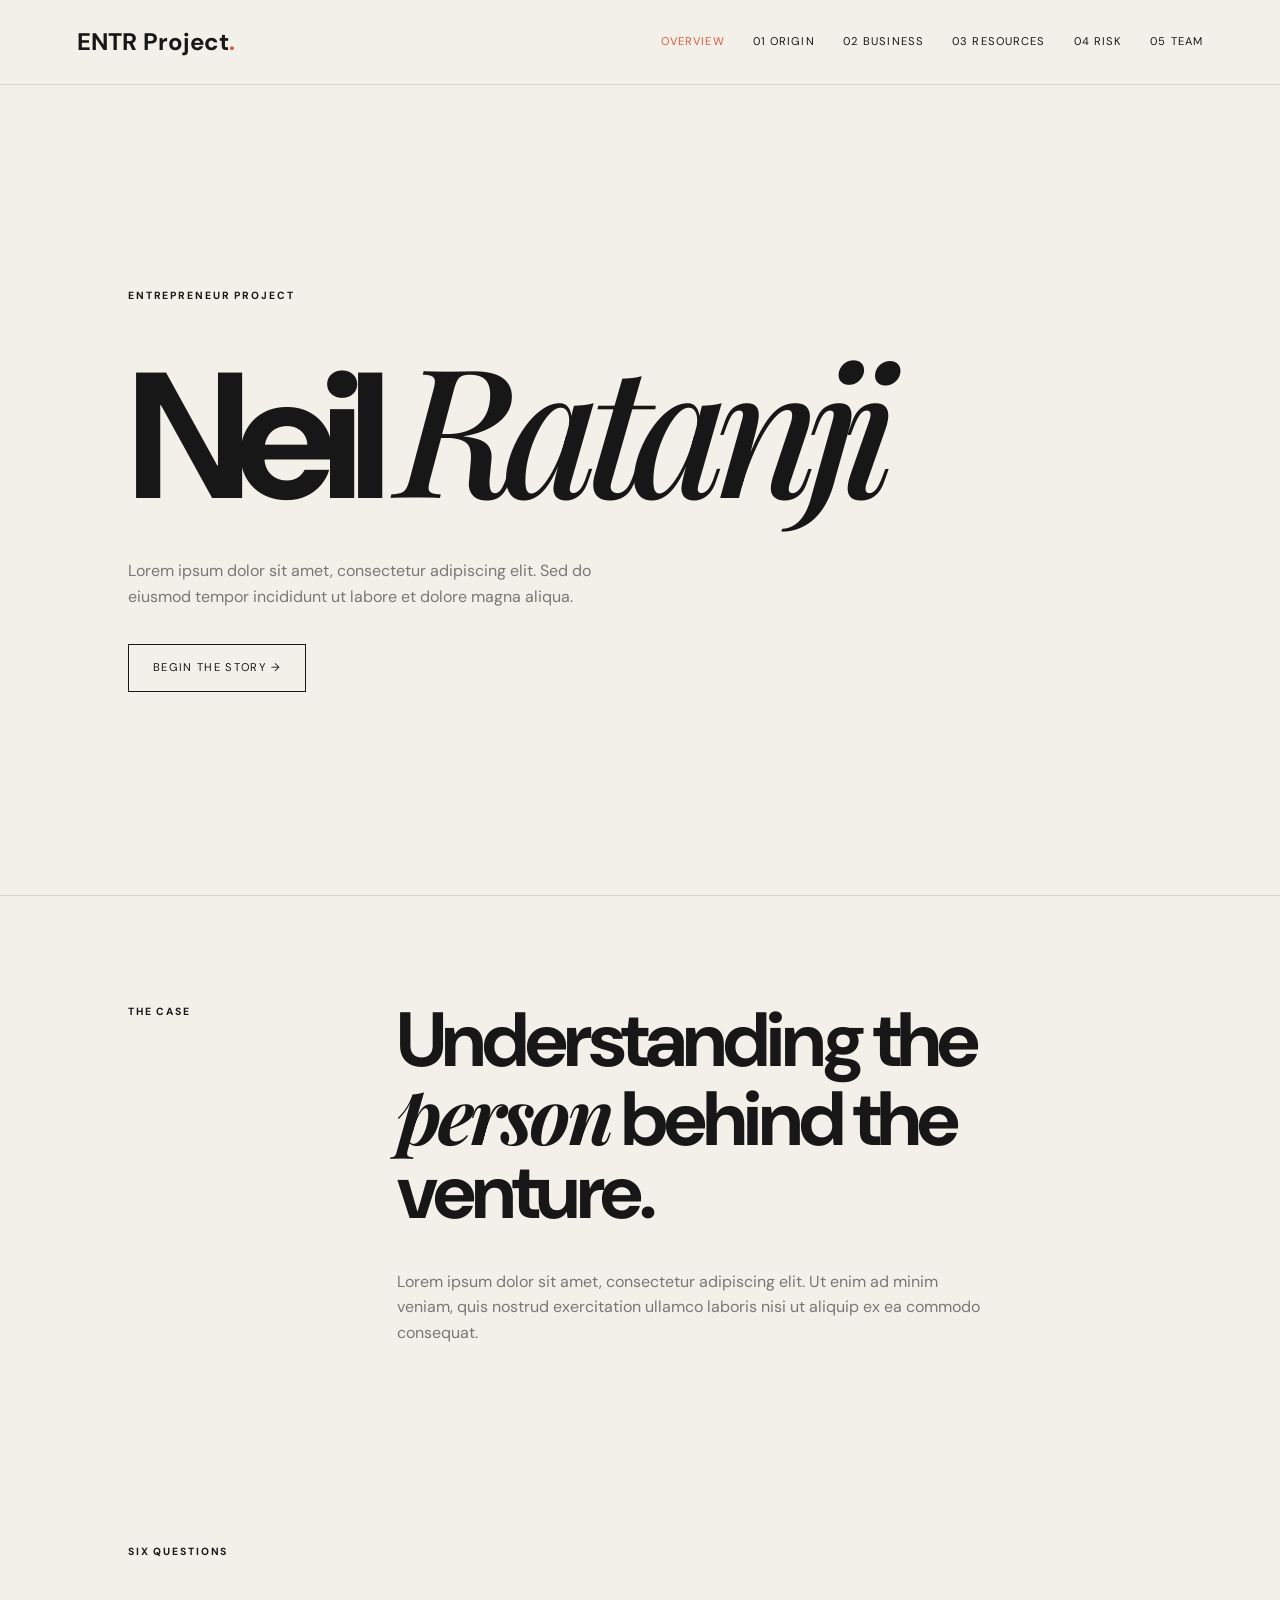
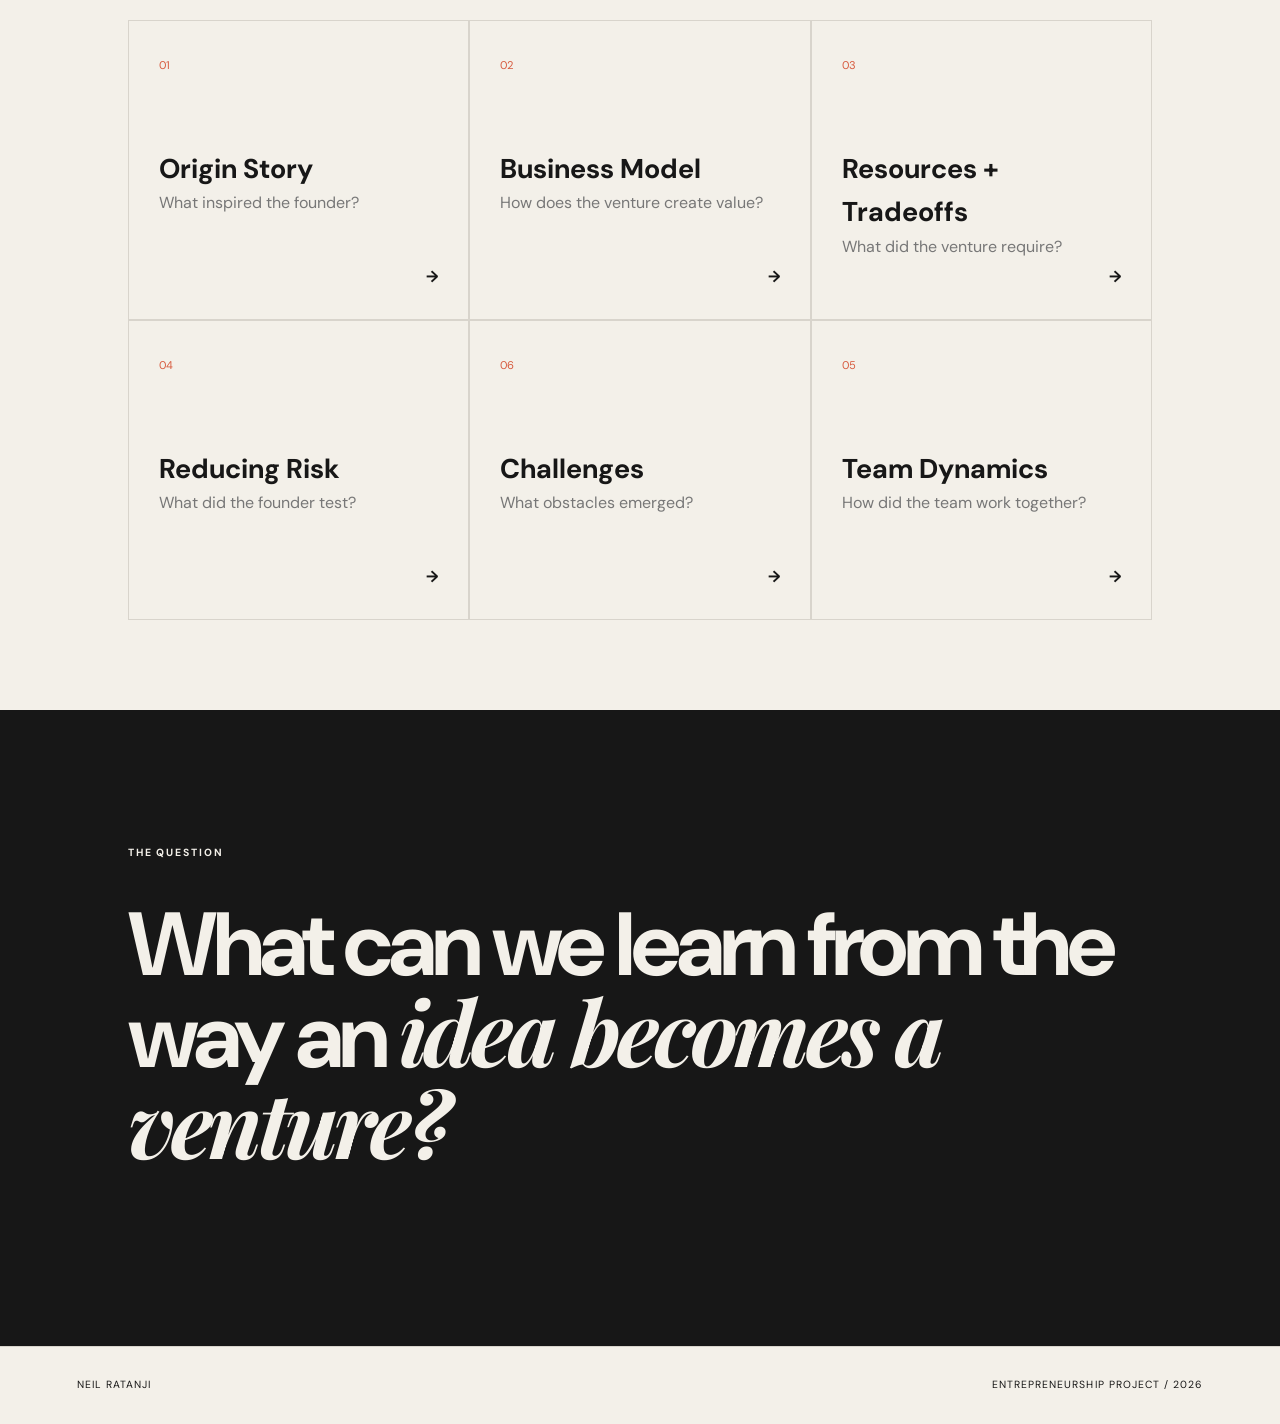
<file: index.html>
<!DOCTYPE html>
<html lang="en">
<head>
    <meta charset="UTF-8">
    <meta name="viewport" content="width=device-width, initial-scale=1.0">

    <title>Neil Ratanji — Entrepreneur</title>

    <link rel="stylesheet" href="style.css">
</head>

<body>

<header>

    <nav class="navbar">

        <a href="index.html" class="logo">
            ENTR Project<span>.</span>
        </a>

        <button class="menu-button" id="menuButton">
            ☰
        </button>

        <div class="nav-links" id="navLinks">

            <a href="index.html" class="active">Overview</a>
            <a href="origin.html">01 Origin</a>
            <a href="business.html">02 Business</a>
            <a href="resources.html">03 Resources</a>
            <a href="risk.html">04 Risk</a>
            <a href="team.html">05 Team</a>

        </div>

    </nav>

</header>


<main>

<!-- HERO -->

<section class="hero">

    <div class="hero-label">
        ENTREPRENEUR PROJECT
    </div>

    <h1>
        Neil
        <em>Ratanji</em>
    </h1>

    <p class="hero-intro">
        Lorem ipsum dolor sit amet, consectetur adipiscing elit.
        Sed do eiusmod tempor incididunt ut labore et dolore magna aliqua.
    </p>

    <a href="origin.html" class="button">
        Begin the story →
    </a>

</section>


<!-- CASE STUDY INTRO -->

<section class="intro">

    <div class="section-label">
        THE CASE
    </div>

    <div>

        <h2>
            Understanding the
            <em>person</em> behind
            the venture.
        </h2>

        <p>
            Lorem ipsum dolor sit amet, consectetur adipiscing elit.
            Ut enim ad minim veniam, quis nostrud exercitation ullamco
            laboris nisi ut aliquip ex ea commodo consequat.
        </p>

    </div>

</section>


<!-- SIX AREAS -->

<section class="case-studies">

    <div class="section-label">
        SIX QUESTIONS
    </div>

    <div class="case-grid">

        <a href="origin.html" class="case-card">

            <span>01</span>

            <h3>Origin Story</h3>

            <p>
                What inspired the founder?
            </p>

            <strong>→</strong>

        </a>


        <a href="business.html" class="case-card">

            <span>02</span>

            <h3>Business Model</h3>

            <p>
                How does the venture create value?
            </p>

            <strong>→</strong>

        </a>


        <a href="resources.html" class="case-card">

            <span>03</span>

            <h3>Resources + Tradeoffs</h3>

            <p>
                What did the venture require?
            </p>

            <strong>→</strong>

        </a>


        <a href="risk.html" class="case-card">

            <span>04</span>

            <h3>Reducing Risk</h3>

            <p>
                What did the founder test?
            </p>

            <strong>→</strong>

        </a>


        <a href="risk.html#challenges" class="case-card">

            <span>06</span>

            <h3>Challenges</h3>

            <p>
                What obstacles emerged?
            </p>

            <strong>→</strong>

        </a>


        <a href="team.html" class="case-card">

            <span>05</span>

            <h3>Team Dynamics</h3>

            <p>
                How did the team work together?
            </p>

            <strong>→</strong>

        </a>

    </div>

</section>


<!-- FINAL STATEMENT -->

<section class="dark-section">

    <p class="section-label">
        THE QUESTION
    </p>

    <h2>
        What can we learn
        from the way an
        <em>idea becomes a venture?</em>
    </h2>

</section>

</main>


<footer>

    <span>NEIL RATANJI</span>

    <span>ENTREPRENEURSHIP PROJECT / 2026</span>

</footer>


<script src="script.js"></script>

</body>
</html>
</file>
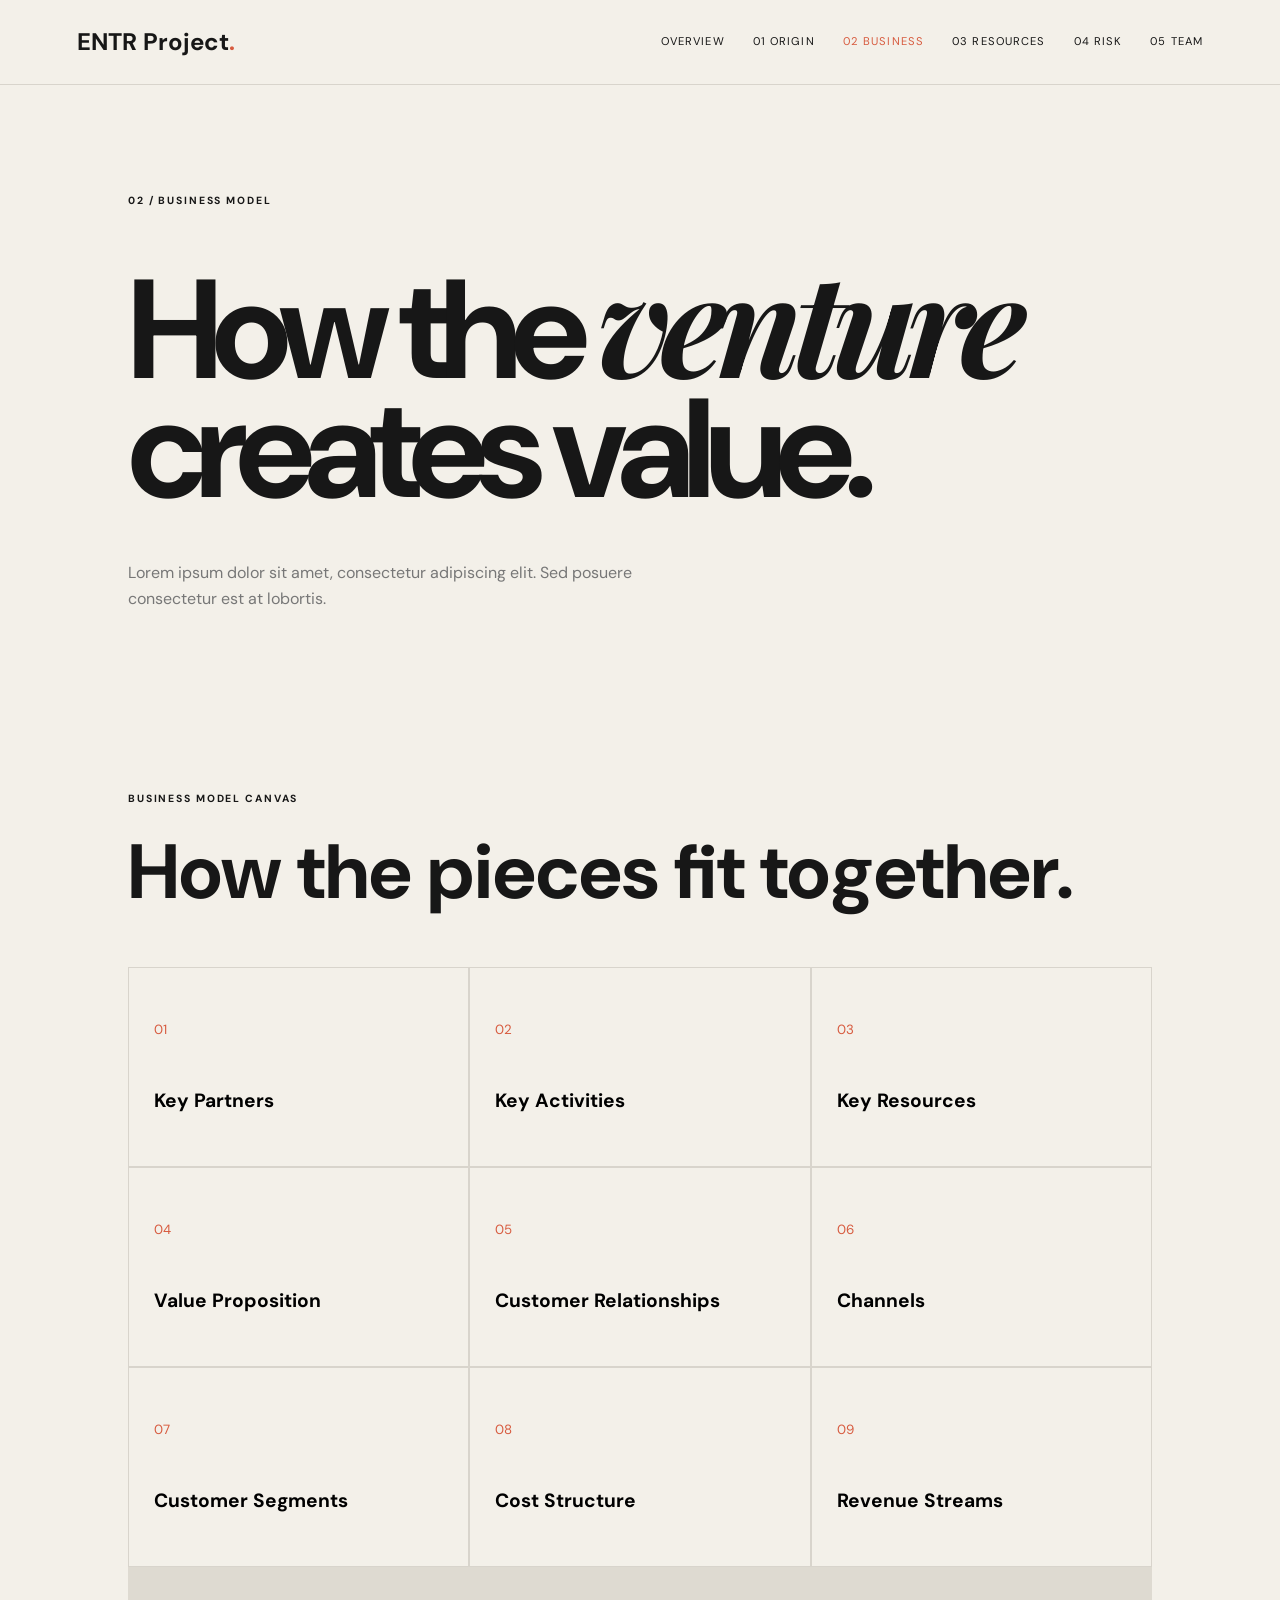
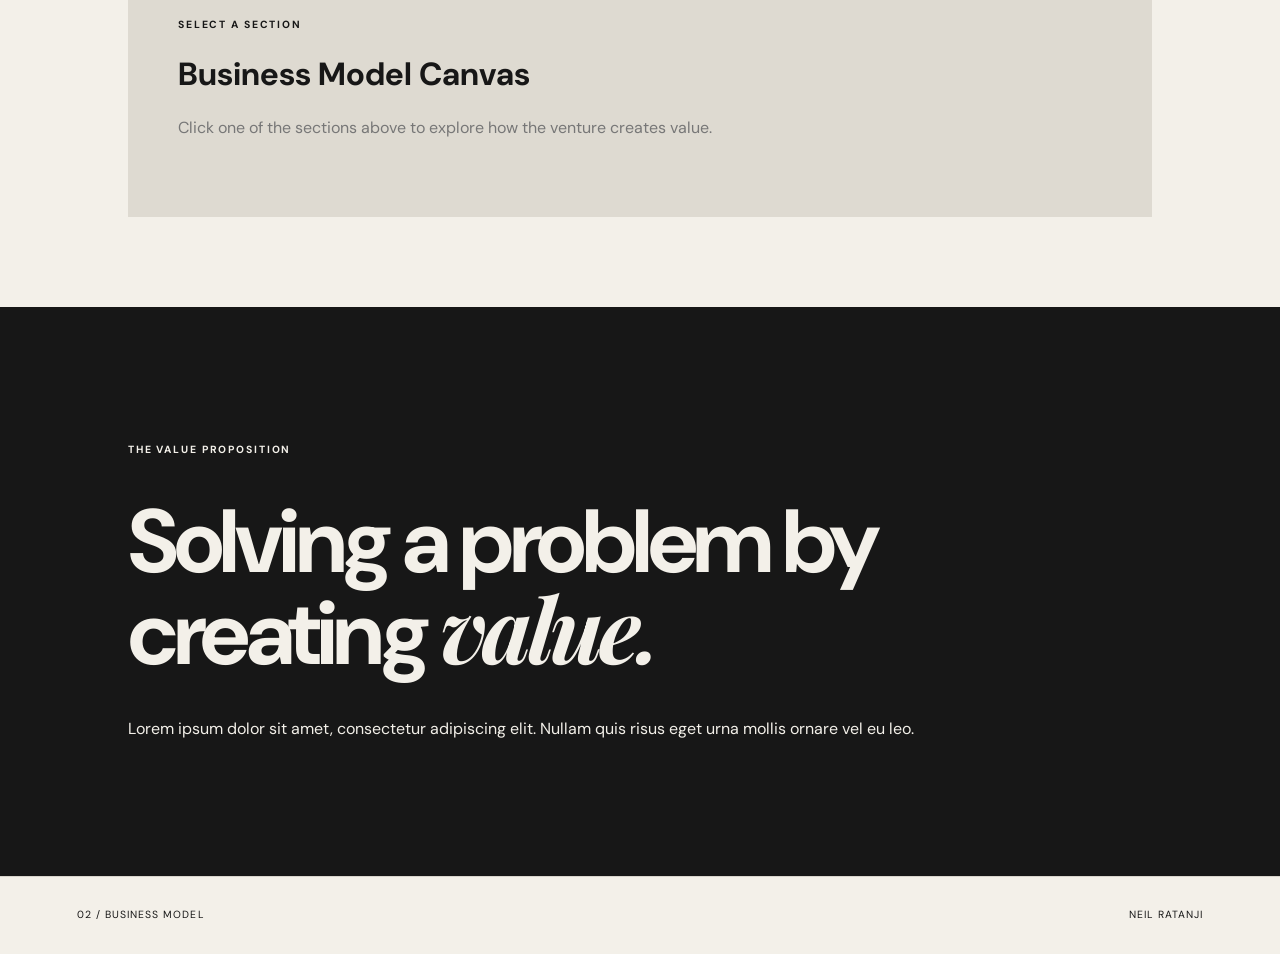
<file: business.html>
<!DOCTYPE html>
<html lang="en">

<head>

<meta charset="UTF-8">

<meta name="viewport"
content="width=device-width, initial-scale=1.0">

<title>02 — Business Model</title>

<link rel="stylesheet" href="style.css">

</head>


<body>

<header>

<nav class="navbar">

<a href="index.html" class="logo">
ENTR Project<span>.</span>
</a>

<button class="menu-button" id="menuButton">
☰
</button>

<div class="nav-links" id="navLinks">

<a href="index.html">Overview</a>
<a href="origin.html">01 Origin</a>
<a href="business.html" class="active">02 Business</a>
<a href="resources.html">03 Resources</a>
<a href="risk.html">04 Risk</a>
<a href="team.html">05 Team</a>

</div>

</nav>

</header>


<main>


<section class="page-hero">

<p class="section-label">
02 / BUSINESS MODEL
</p>

<h1>
How the
<em>venture</em>
creates value.
</h1>

<p>
Lorem ipsum dolor sit amet, consectetur adipiscing elit.
Sed posuere consectetur est at lobortis.
</p>

</section>


<section class="business-model">

<p class="section-label">
BUSINESS MODEL CANVAS
</p>

<h2>
How the pieces
fit together.
</h2>


<div class="canvas">

<button class="canvas-card"
data-info="partners">

<span>01</span>
<h3>Key Partners</h3>

</button>


<button class="canvas-card"
data-info="activities">

<span>02</span>
<h3>Key Activities</h3>

</button>


<button class="canvas-card"
data-info="resources">

<span>03</span>
<h3>Key Resources</h3>

</button>


<button class="canvas-card value"
data-info="value">

<span>04</span>
<h3>Value Proposition</h3>

</button>


<button class="canvas-card"
data-info="relationships">

<span>05</span>
<h3>Customer Relationships</h3>

</button>


<button class="canvas-card"
data-info="channels">

<span>06</span>
<h3>Channels</h3>

</button>


<button class="canvas-card"
data-info="customers">

<span>07</span>
<h3>Customer Segments</h3>

</button>


<button class="canvas-card"
data-info="costs">

<span>08</span>
<h3>Cost Structure</h3>

</button>


<button class="canvas-card"
data-info="revenue">

<span>09</span>
<h3>Revenue Streams</h3>

</button>

</div>


<div class="canvas-info">

<p class="section-label">
SELECT A SECTION
</p>

<h3 id="canvasTitle">
Business Model Canvas
</h3>

<p id="canvasText">
Click one of the sections above to explore how
the venture creates value.
</p>

</div>

</section>


<section class="dark-section">

<p class="section-label">
THE VALUE PROPOSITION
</p>

<h2>
Solving a problem by
creating <em>value.</em>
</h2>

<p>
Lorem ipsum dolor sit amet, consectetur adipiscing elit.
Nullam quis risus eget urna mollis ornare vel eu leo.
</p>

</section>


</main>


<footer>

<span>02 / BUSINESS MODEL</span>

<span>NEIL RATANJI</span>

</footer>


<script src="script.js"></script>

</body>

</html>
</file>
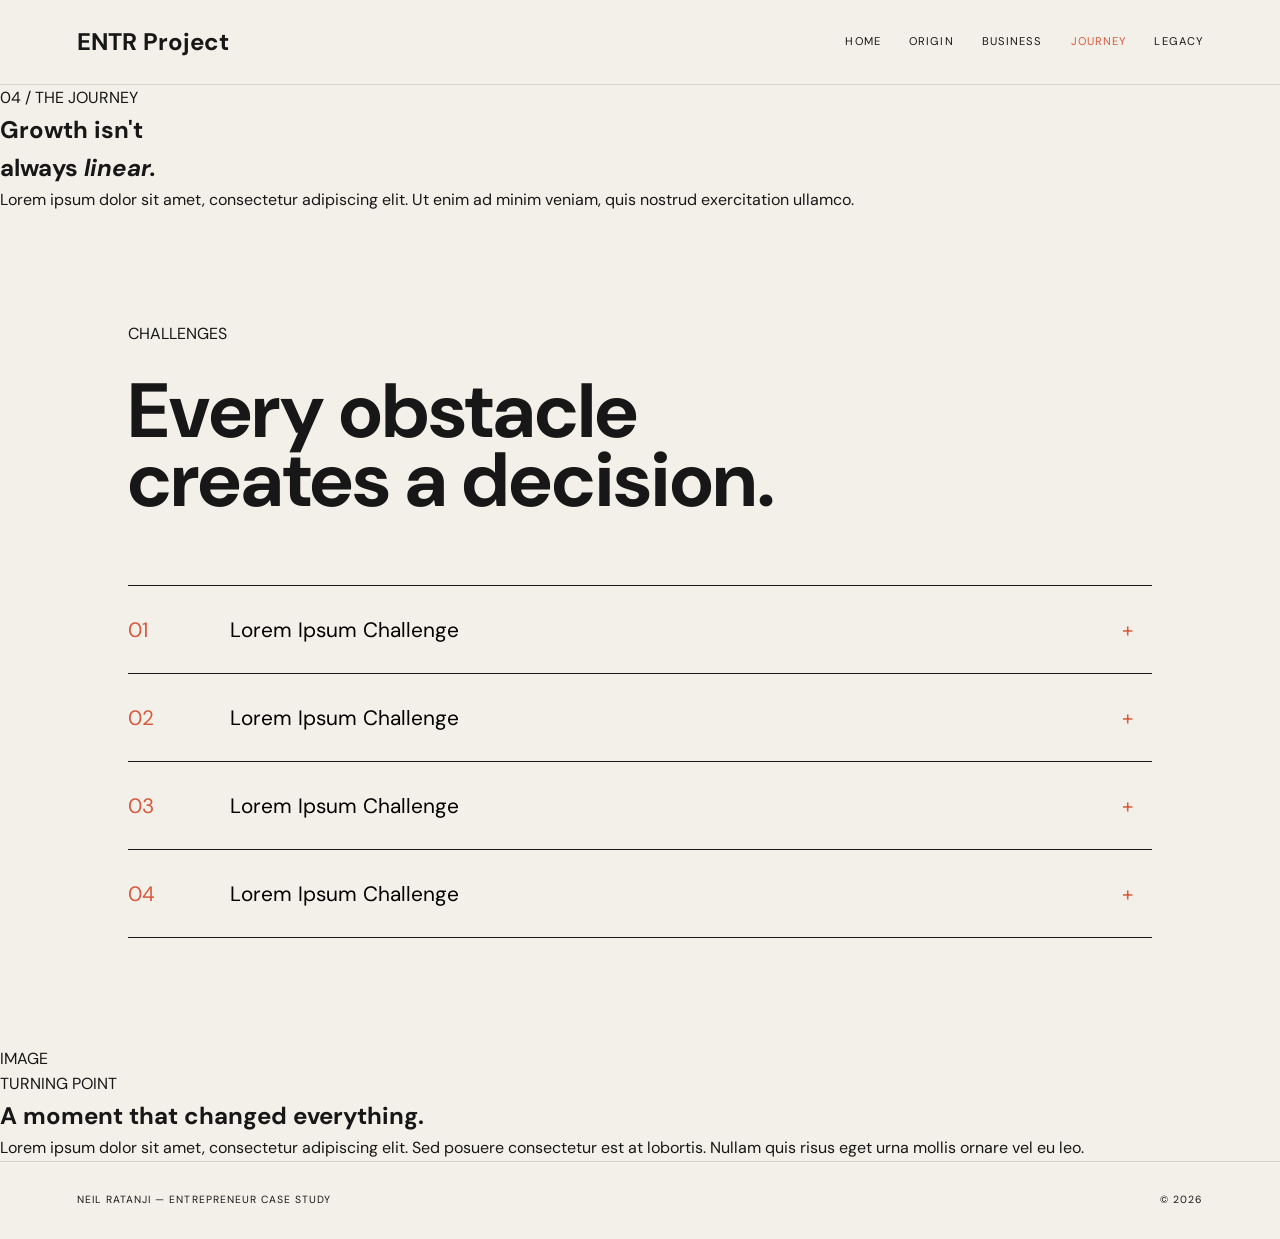
<file: journey.html>
<!DOCTYPE html>
<html lang="en">
<head>
    <meta charset="UTF-8">
    <meta name="viewport" content="width=device-width, initial-scale=1.0">
    <title>The Journey | Neil Ratanji</title>
    <link rel="stylesheet" href="style.css">
</head>

<body>

<header>
    <nav class="navbar">
        <a href="index.html" class="logo">ENTR Project</a>

        <button class="menu-button" id="menuButton">☰</button>

        <div class="nav-links" id="navLinks">
            <a href="index.html">Home</a>
            <a href="origin.html">Origin</a>
            <a href="business.html">Business</a>
            <a href="journey.html" class="active">Journey</a>
            <a href="legacy.html">Legacy</a>
        </div>
    </nav>
</header>


<main>

    <section class="page-header">

        <p class="eyebrow">04 / THE JOURNEY</p>

        <h1>
            Growth isn't<br>
            always <em>linear.</em>
        </h1>

        <p>
            Lorem ipsum dolor sit amet, consectetur adipiscing elit.
            Ut enim ad minim veniam, quis nostrud exercitation ullamco.
        </p>

    </section>


    <section class="challenge-section">

        <div class="challenge-heading">
            <p class="eyebrow">CHALLENGES</p>

            <h2>
                Every obstacle<br>
                creates a decision.
            </h2>
        </div>


        <div class="accordion">

            <div class="accordion-item">

                <button class="accordion-button">
                    <span>01</span>
                    Lorem Ipsum Challenge
                    <span>+</span>
                </button>

                <div class="accordion-content">
                    <p>
                        Lorem ipsum dolor sit amet, consectetur adipiscing
                        elit. Integer posuere erat a ante venenatis dapibus
                        posuere velit aliquet.
                    </p>
                </div>

            </div>


            <div class="accordion-item">

                <button class="accordion-button">
                    <span>02</span>
                    Lorem Ipsum Challenge
                    <span>+</span>
                </button>

                <div class="accordion-content">
                    <p>
                        Lorem ipsum dolor sit amet, consectetur adipiscing
                        elit. Cras mattis consectetur purus sit amet fermentum.
                    </p>
                </div>

            </div>


            <div class="accordion-item">

                <button class="accordion-button">
                    <span>03</span>
                    Lorem Ipsum Challenge
                    <span>+</span>
                </button>

                <div class="accordion-content">
                    <p>
                        Lorem ipsum dolor sit amet, consectetur adipiscing
                        elit. Maecenas faucibus mollis interdum.
                    </p>
                </div>

            </div>


            <div class="accordion-item">

                <button class="accordion-button">
                    <span>04</span>
                    Lorem Ipsum Challenge
                    <span>+</span>
                </button>

                <div class="accordion-content">
                    <p>
                        Lorem ipsum dolor sit amet, consectetur adipiscing
                        elit. Donec sed odio dui.
                    </p>
                </div>

            </div>

        </div>

    </section>


    <section class="split-section">

        <div class="split-image">
            <span>IMAGE</span>
        </div>

        <div class="split-text">

            <p class="eyebrow">TURNING POINT</p>

            <h2>
                A moment that
                changed everything.
            </h2>

            <p>
                Lorem ipsum dolor sit amet, consectetur adipiscing elit.
                Sed posuere consectetur est at lobortis. Nullam quis risus
                eget urna mollis ornare vel eu leo.
            </p>

        </div>

    </section>

</main>


<footer>
    <p>NEIL RATANJI — ENTREPRENEUR CASE STUDY</p>
    <p>© 2026</p>
</footer>

<script src="script.js"></script>

</body>
</html>
</file>
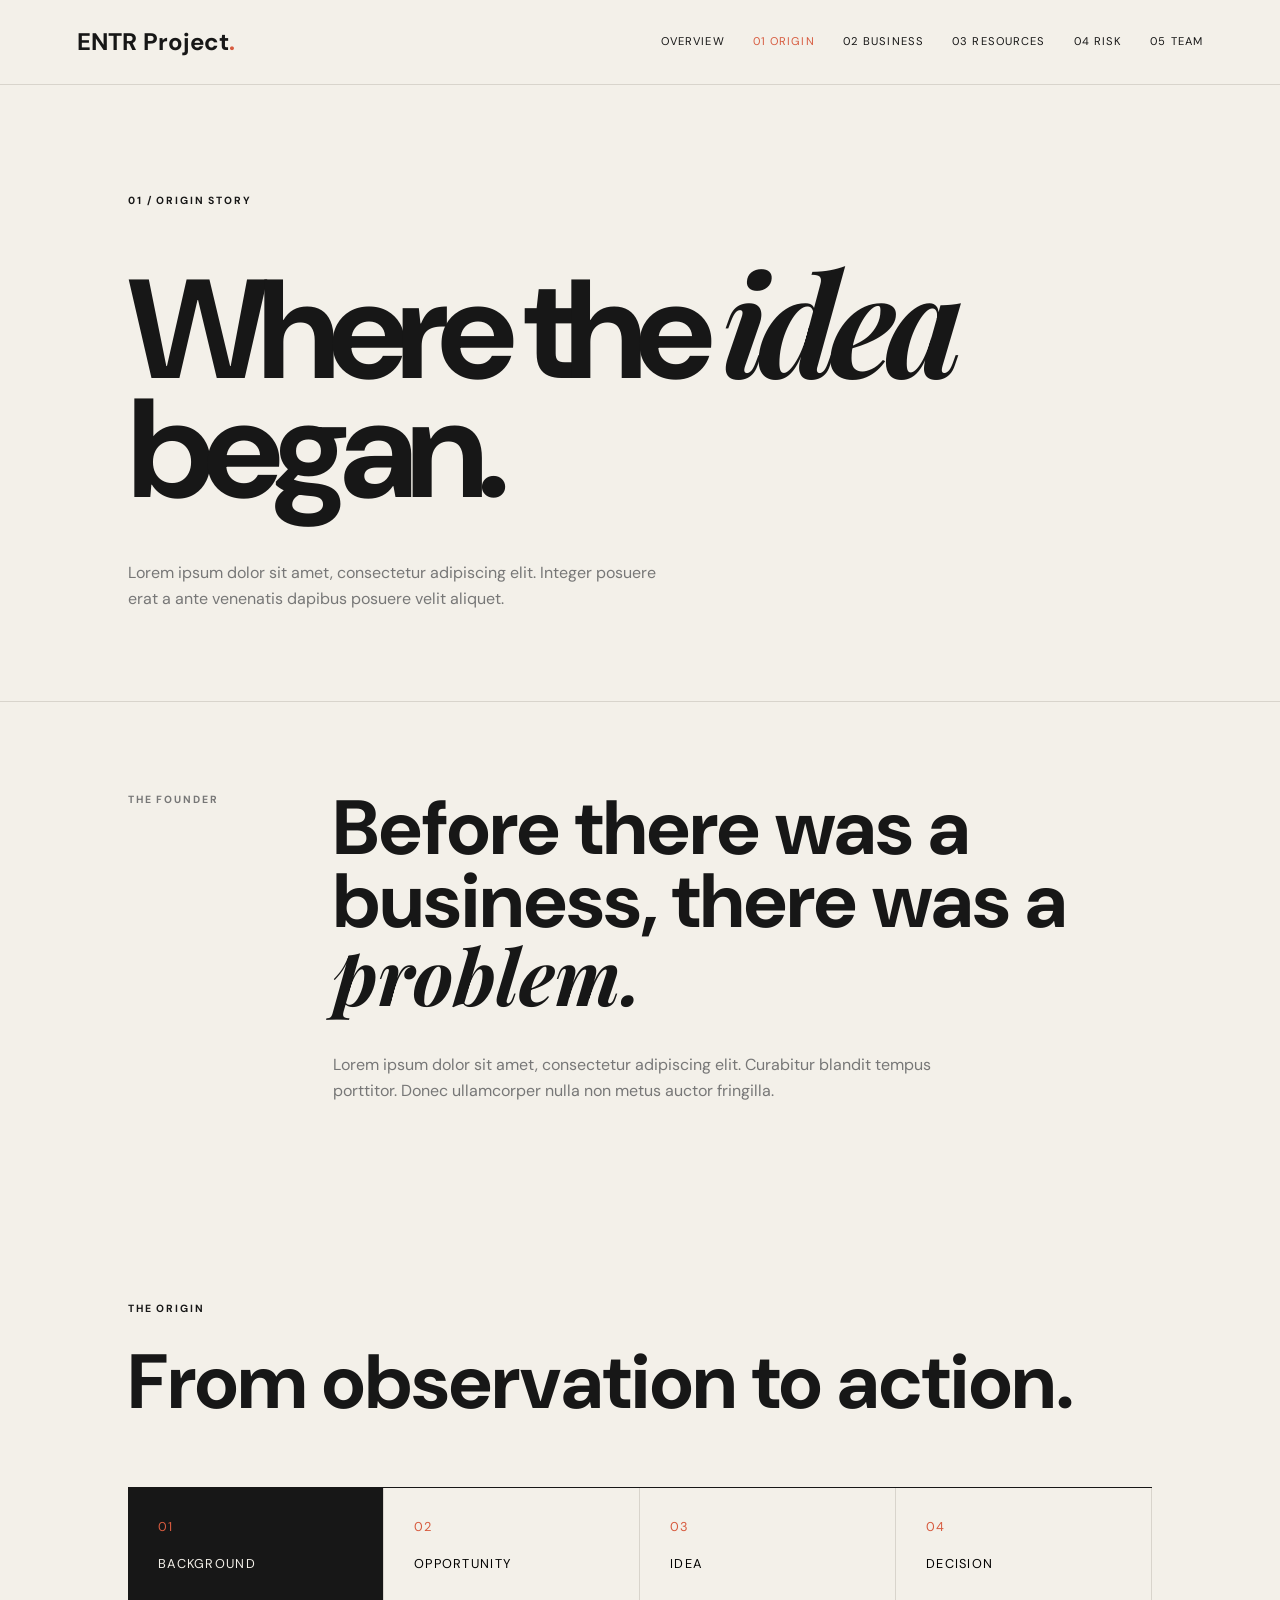
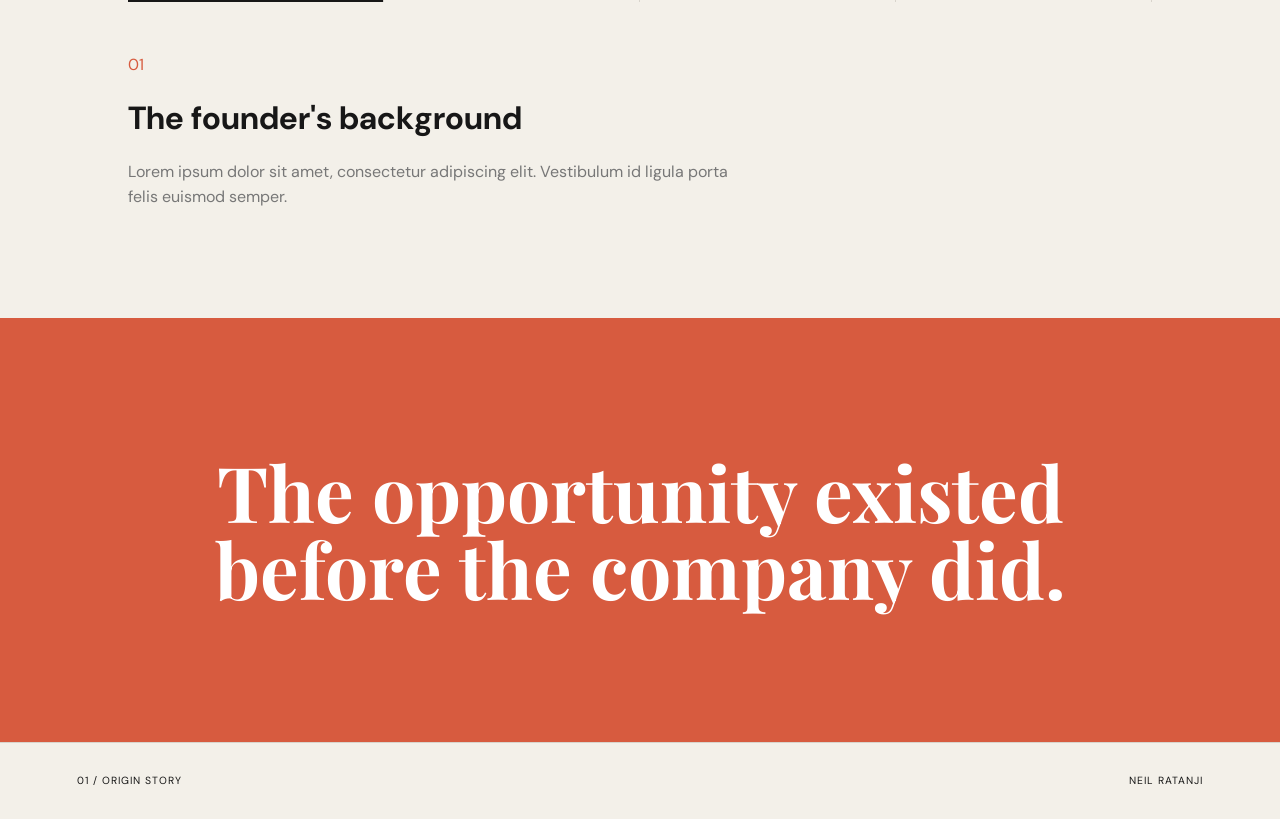
<file: origin.html>
<!DOCTYPE html>
<html lang="en">

<head>

    <meta charset="UTF-8">

    <meta name="viewport"
          content="width=device-width, initial-scale=1.0">

    <title>01 — Origin Story</title>

    <link rel="stylesheet" href="style.css">

</head>


<body>

<header>

<nav class="navbar">

<a href="index.html" class="logo">
ENTR Project<span>.</span>
</a>

<button class="menu-button" id="menuButton">
☰
</button>

<div class="nav-links" id="navLinks">

<a href="index.html">Overview</a>
<a href="origin.html" class="active">01 Origin</a>
<a href="business.html">02 Business</a>
<a href="resources.html">03 Resources</a>
<a href="risk.html">04 Risk</a>
<a href="team.html">05 Team</a>

</div>

</nav>

</header>


<main>

<section class="page-hero">

<p class="section-label">
01 / ORIGIN STORY
</p>

<h1>
Where the
<em>idea</em>
began.
</h1>

<p>
Lorem ipsum dolor sit amet, consectetur adipiscing elit.
Integer posuere erat a ante venenatis dapibus posuere velit aliquet.
</p>

</section>


<section class="origin-intro">

<div>

<p class="section-label">
THE FOUNDER
</p>

</div>

<div>

<h2>
Before there was a
business, there was a
<em>problem.</em>
</h2>

<p>
Lorem ipsum dolor sit amet, consectetur adipiscing elit.
Curabitur blandit tempus porttitor. Donec ullamcorper nulla
non metus auctor fringilla.
</p>

</div>

</section>


<!-- TIMELINE -->

<section class="timeline-section">

<p class="section-label">
THE ORIGIN
</p>

<h2>
From observation
to action.
</h2>


<div class="timeline">

<button class="timeline-button active"
        data-target="origin-one">

<span>01</span>

BACKGROUND

</button>


<button class="timeline-button"
        data-target="origin-two">

<span>02</span>

OPPORTUNITY

</button>


<button class="timeline-button"
        data-target="origin-three">

<span>03</span>

IDEA

</button>


<button class="timeline-button"
        data-target="origin-four">

<span>04</span>

DECISION

</button>

</div>


<div class="timeline-content">

<div class="timeline-panel active"
     id="origin-one">

<span>01</span>

<h3>
The founder's background
</h3>

<p>
Lorem ipsum dolor sit amet, consectetur adipiscing elit.
Vestibulum id ligula porta felis euismod semper.
</p>

</div>


<div class="timeline-panel"
     id="origin-two">

<span>02</span>

<h3>
Recognizing the opportunity
</h3>

<p>
Lorem ipsum dolor sit amet, consectetur adipiscing elit.
Aenean lacinia bibendum nulla sed consectetur.
</p>

</div>


<div class="timeline-panel"
     id="origin-three">

<span>03</span>

<h3>
The initial idea
</h3>

<p>
Lorem ipsum dolor sit amet, consectetur adipiscing elit.
Donec sed odio dui.
</p>

</div>


<div class="timeline-panel"
     id="origin-four">

<span>04</span>

<h3>
Choosing to pursue it
</h3>

<p>
Lorem ipsum dolor sit amet, consectetur adipiscing elit.
Cras mattis consectetur purus sit amet fermentum.
</p>

</div>

</div>

</section>


<section class="quote-section">


<h2>
The opportunity existed
before the company did.
</h2>


</section>

</main>


<footer>

<span>01 / ORIGIN STORY</span>

<span>NEIL RATANJI</span>

</footer>


<script src="script.js"></script>

</body>

</html>
</file>
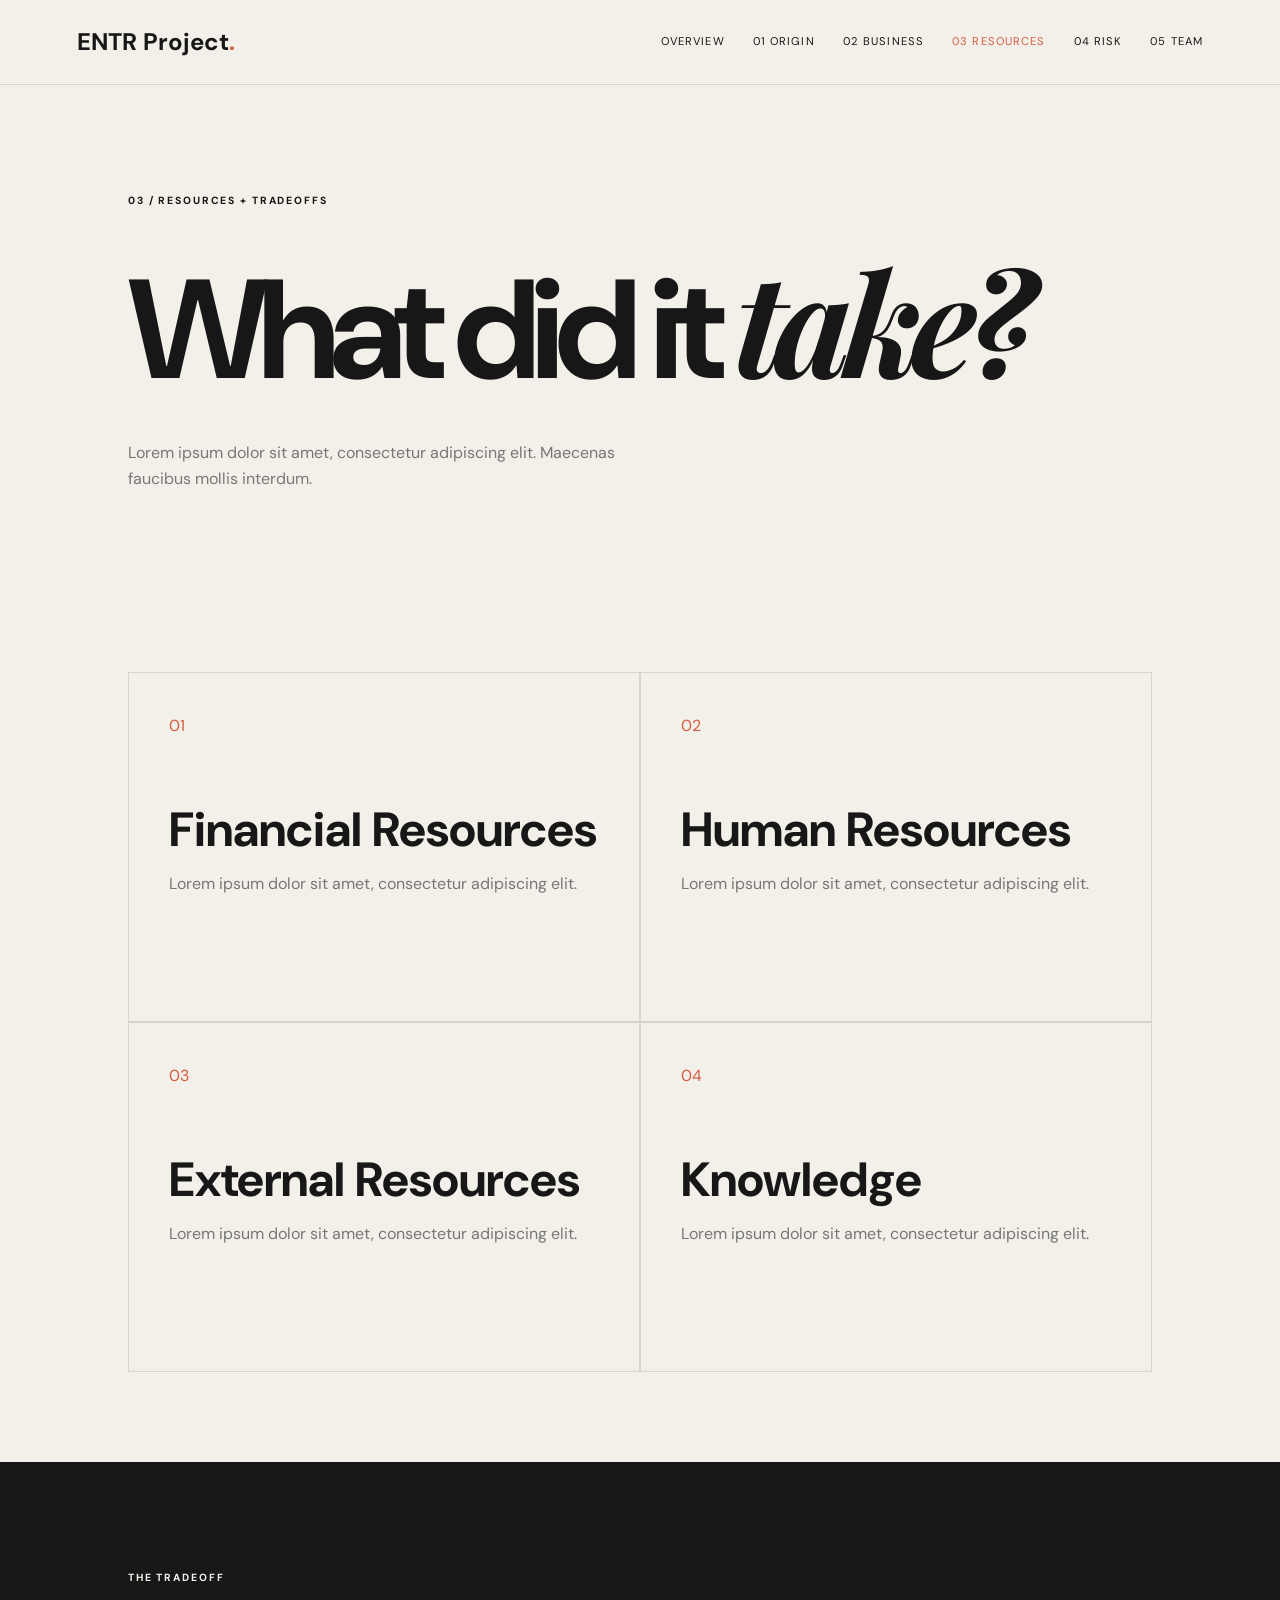
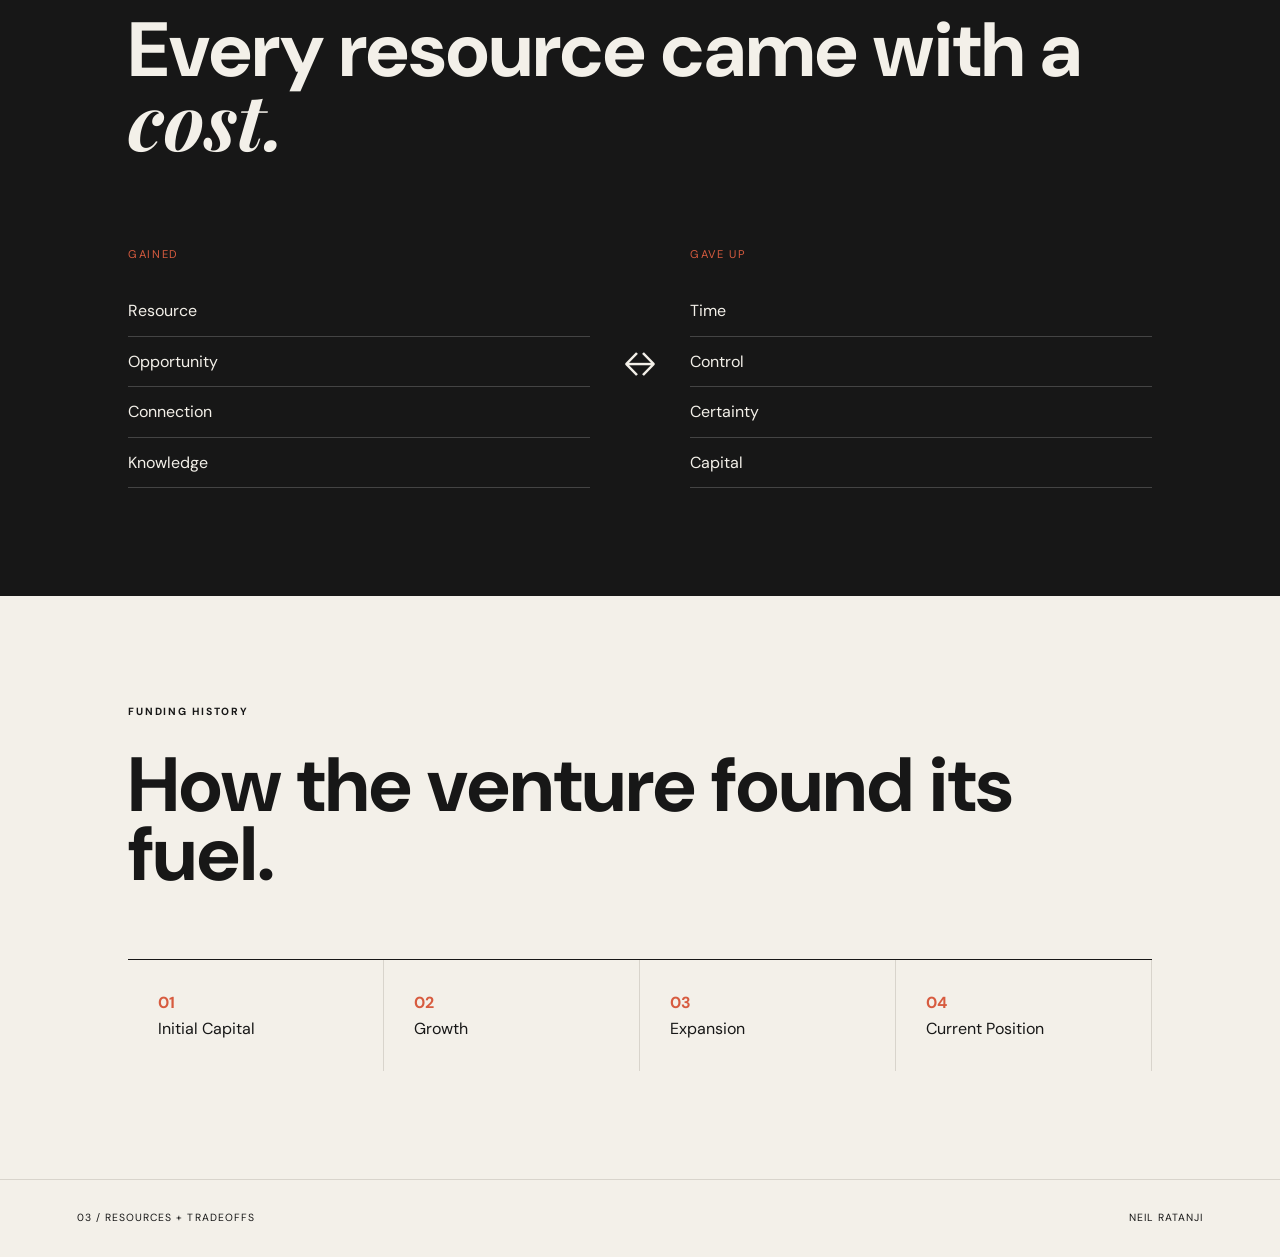
<file: resources.html>
<!DOCTYPE html>
<html lang="en">

<head>

<meta charset="UTF-8">

<meta name="viewport"
content="width=device-width, initial-scale=1.0">

<title>03 — Resources + Tradeoffs</title>

<link rel="stylesheet" href="style.css">

</head>


<body>

<header>

<nav class="navbar">

<a href="index.html" class="logo">
ENTR Project<span>.</span>
</a>

<button class="menu-button" id="menuButton">
☰
</button>

<div class="nav-links" id="navLinks">

<a href="index.html">Overview</a>
<a href="origin.html">01 Origin</a>
<a href="business.html">02 Business</a>
<a href="resources.html" class="active">03 Resources</a>
<a href="risk.html">04 Risk</a>
<a href="team.html">05 Team</a>

</div>

</nav>

</header>


<main>


<section class="page-hero">

<p class="section-label">
03 / RESOURCES + TRADEOFFS
</p>

<h1>
What did it
<em>take?</em>
</h1>

<p>
Lorem ipsum dolor sit amet, consectetur adipiscing elit.
Maecenas faucibus mollis interdum.
</p>

</section>


<section class="resource-grid">

<div class="resource-card">

<span>01</span>

<h2>
Financial
Resources
</h2>

<p>
Lorem ipsum dolor sit amet, consectetur adipiscing elit.
</p>

</div>


<div class="resource-card">

<span>02</span>

<h2>
Human
Resources
</h2>

<p>
Lorem ipsum dolor sit amet, consectetur adipiscing elit.
</p>

</div>


<div class="resource-card">

<span>03</span>

<h2>
External
Resources
</h2>

<p>
Lorem ipsum dolor sit amet, consectetur adipiscing elit.
</p>

</div>


<div class="resource-card">

<span>04</span>

<h2>
Knowledge
</h2>

<p>
Lorem ipsum dolor sit amet, consectetur adipiscing elit.
</p>

</div>

</section>


<section class="tradeoff-section">

<p class="section-label">
THE TRADEOFF
</p>

<h2>
Every resource came
with a <em>cost.</em>
</h2>


<div class="tradeoff">

<div>

<span>GAINED</span>

<ul>

<li>Resource</li>
<li>Opportunity</li>
<li>Connection</li>
<li>Knowledge</li>

</ul>

</div>


<div class="tradeoff-arrow">
↔
</div>


<div>

<span>GAVE UP</span>

<ul>

<li>Time</li>
<li>Control</li>
<li>Certainty</li>
<li>Capital</li>

</ul>

</div>

</div>

</section>


<section class="funding-section">

<p class="section-label">
FUNDING HISTORY
</p>

<h2>
How the venture
found its fuel.
</h2>


<div class="funding-line">

<div>

<strong>01</strong>

<p>
Initial Capital
</p>

</div>


<div>

<strong>02</strong>

<p>
Growth
</p>

</div>


<div>

<strong>03</strong>

<p>
Expansion
</p>

</div>


<div>

<strong>04</strong>

<p>
Current Position
</p>

</div>

</div>

</section>


</main>


<footer>

<span>03 / RESOURCES + TRADEOFFS</span>

<span>NEIL RATANJI</span>

</footer>


<script src="script.js"></script>

</body>

</html>
</file>
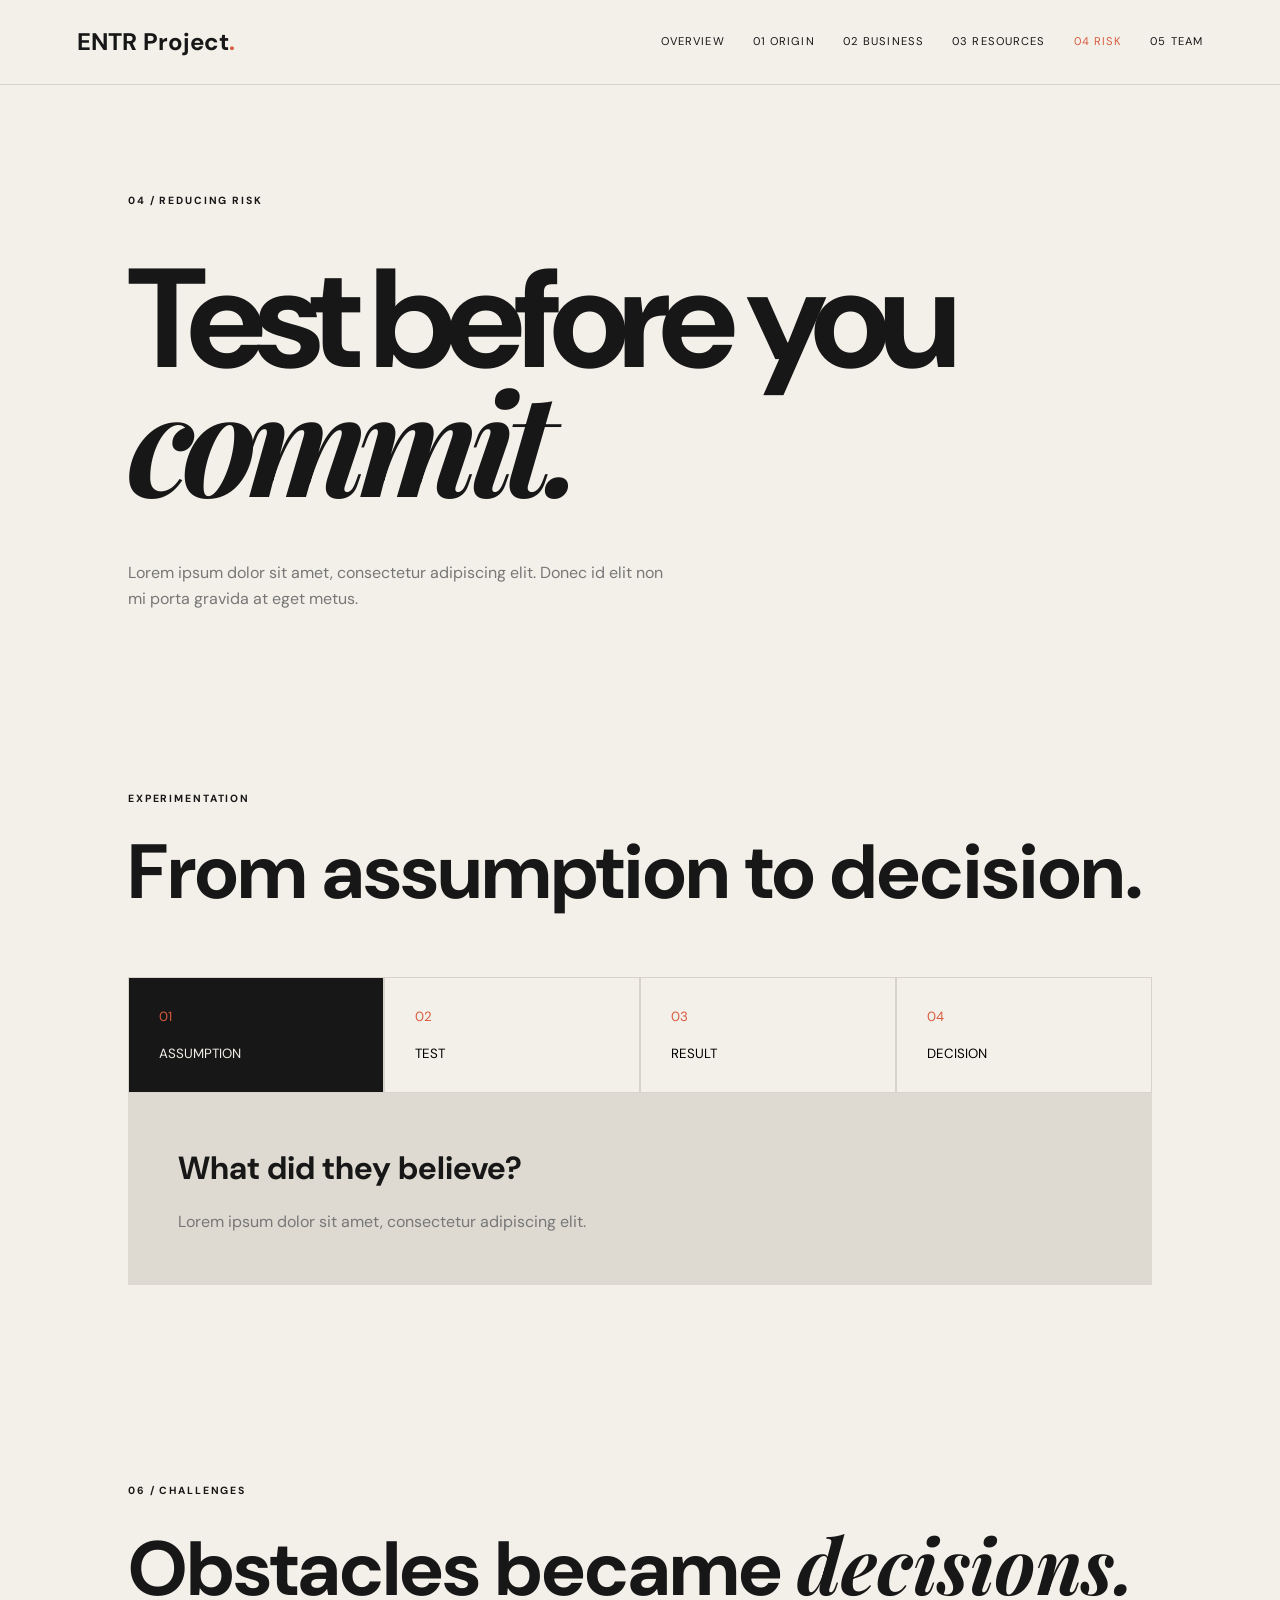
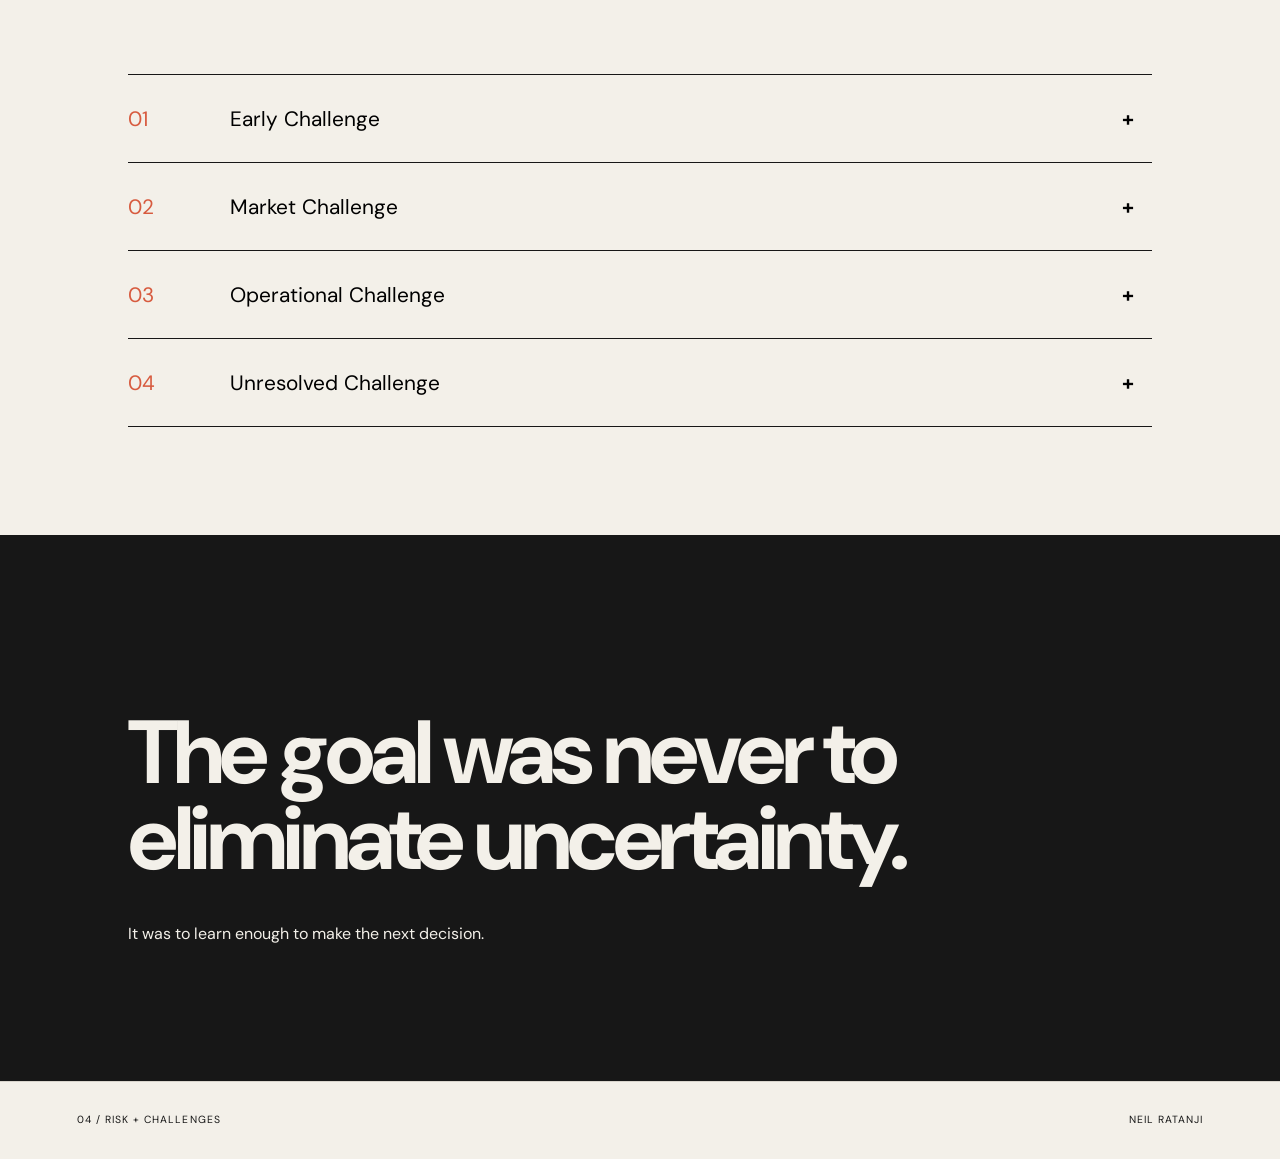
<file: risk.html>
<!DOCTYPE html>
<html lang="en">

<head>

<meta charset="UTF-8">

<meta name="viewport"
content="width=device-width, initial-scale=1.0">

<title>04 — Risk + Challenges</title>

<link rel="stylesheet" href="style.css">

</head>


<body>

<header>

<nav class="navbar">

<a href="index.html" class="logo">
ENTR Project<span>.</span>
</a>

<button class="menu-button" id="menuButton">
☰
</button>

<div class="nav-links" id="navLinks">

<a href="index.html">Overview</a>
<a href="origin.html">01 Origin</a>
<a href="business.html">02 Business</a>
<a href="resources.html">03 Resources</a>
<a href="risk.html" class="active">04 Risk</a>
<a href="team.html">05 Team</a>

</div>

</nav>

</header>


<main>


<section class="page-hero">

<p class="section-label">
04 / REDUCING RISK
</p>

<h1>
Test before
you <em>commit.</em>
</h1>

<p>
Lorem ipsum dolor sit amet, consectetur adipiscing elit.
Donec id elit non mi porta gravida at eget metus.
</p>

</section>


<section class="experiment-section">

<p class="section-label">
EXPERIMENTATION
</p>

<h2>
From assumption
to decision.
</h2>


<div class="experiment-flow">

<button class="experiment-button active"
data-experiment="assumption">

<span>01</span>

ASSUMPTION

</button>


<button class="experiment-button"
data-experiment="test">

<span>02</span>

TEST

</button>


<button class="experiment-button"
data-experiment="result">

<span>03</span>

RESULT

</button>


<button class="experiment-button"
data-experiment="decision">

<span>04</span>

DECISION

</button>

</div>


<div class="experiment-content">

<div class="experiment-panel active"
id="assumption">

<h3>
What did they believe?
</h3>

<p>
Lorem ipsum dolor sit amet, consectetur adipiscing elit.
</p>

</div>


<div class="experiment-panel"
id="test">

<h3>
What did they test?
</h3>

<p>
Lorem ipsum dolor sit amet, consectetur adipiscing elit.
</p>

</div>


<div class="experiment-panel"
id="result">

<h3>
What happened?
</h3>

<p>
Lorem ipsum dolor sit amet, consectetur adipiscing elit.
</p>

</div>


<div class="experiment-panel"
id="decision">

<h3>
What changed?
</h3>

<p>
Lorem ipsum dolor sit amet, consectetur adipiscing elit.
</p>

</div>

</div>

</section>


<!-- CHALLENGES -->

<section class="challenge-section"
id="challenges">

<p class="section-label">
06 / CHALLENGES
</p>

<h2>
Obstacles became
<em>decisions.</em>
</h2>


<div class="accordion">


<div class="accordion-item">

<button class="accordion-button">

<span>01</span>

Early Challenge

<strong>+</strong>

</button>

<div class="accordion-content">

<p>
Lorem ipsum dolor sit amet, consectetur adipiscing elit.
Praesent commodo cursus magna.
</p>

</div>

</div>


<div class="accordion-item">

<button class="accordion-button">

<span>02</span>

Market Challenge

<strong>+</strong>

</button>

<div class="accordion-content">

<p>
Lorem ipsum dolor sit amet, consectetur adipiscing elit.
</p>

</div>

</div>


<div class="accordion-item">

<button class="accordion-button">

<span>03</span>

Operational Challenge

<strong>+</strong>

</button>

<div class="accordion-content">

<p>
Lorem ipsum dolor sit amet, consectetur adipiscing elit.
</p>

</div>

</div>


<div class="accordion-item">

<button class="accordion-button">

<span>04</span>

Unresolved Challenge

<strong>+</strong>

</button>

<div class="accordion-content">

<p>
Lorem ipsum dolor sit amet, consectetur adipiscing elit.
</p>

</div>

</div>


</div>

</section>


<section class="dark-section">

<h2>
The goal was never to
eliminate uncertainty.
</h2>

<p>
It was to learn enough to make the next decision.
</p>

</section>


</main>


<footer>

<span>04 / RISK + CHALLENGES</span>

<span>NEIL RATANJI</span>

</footer>


<script src="script.js"></script>

</body>

</html>
</file>
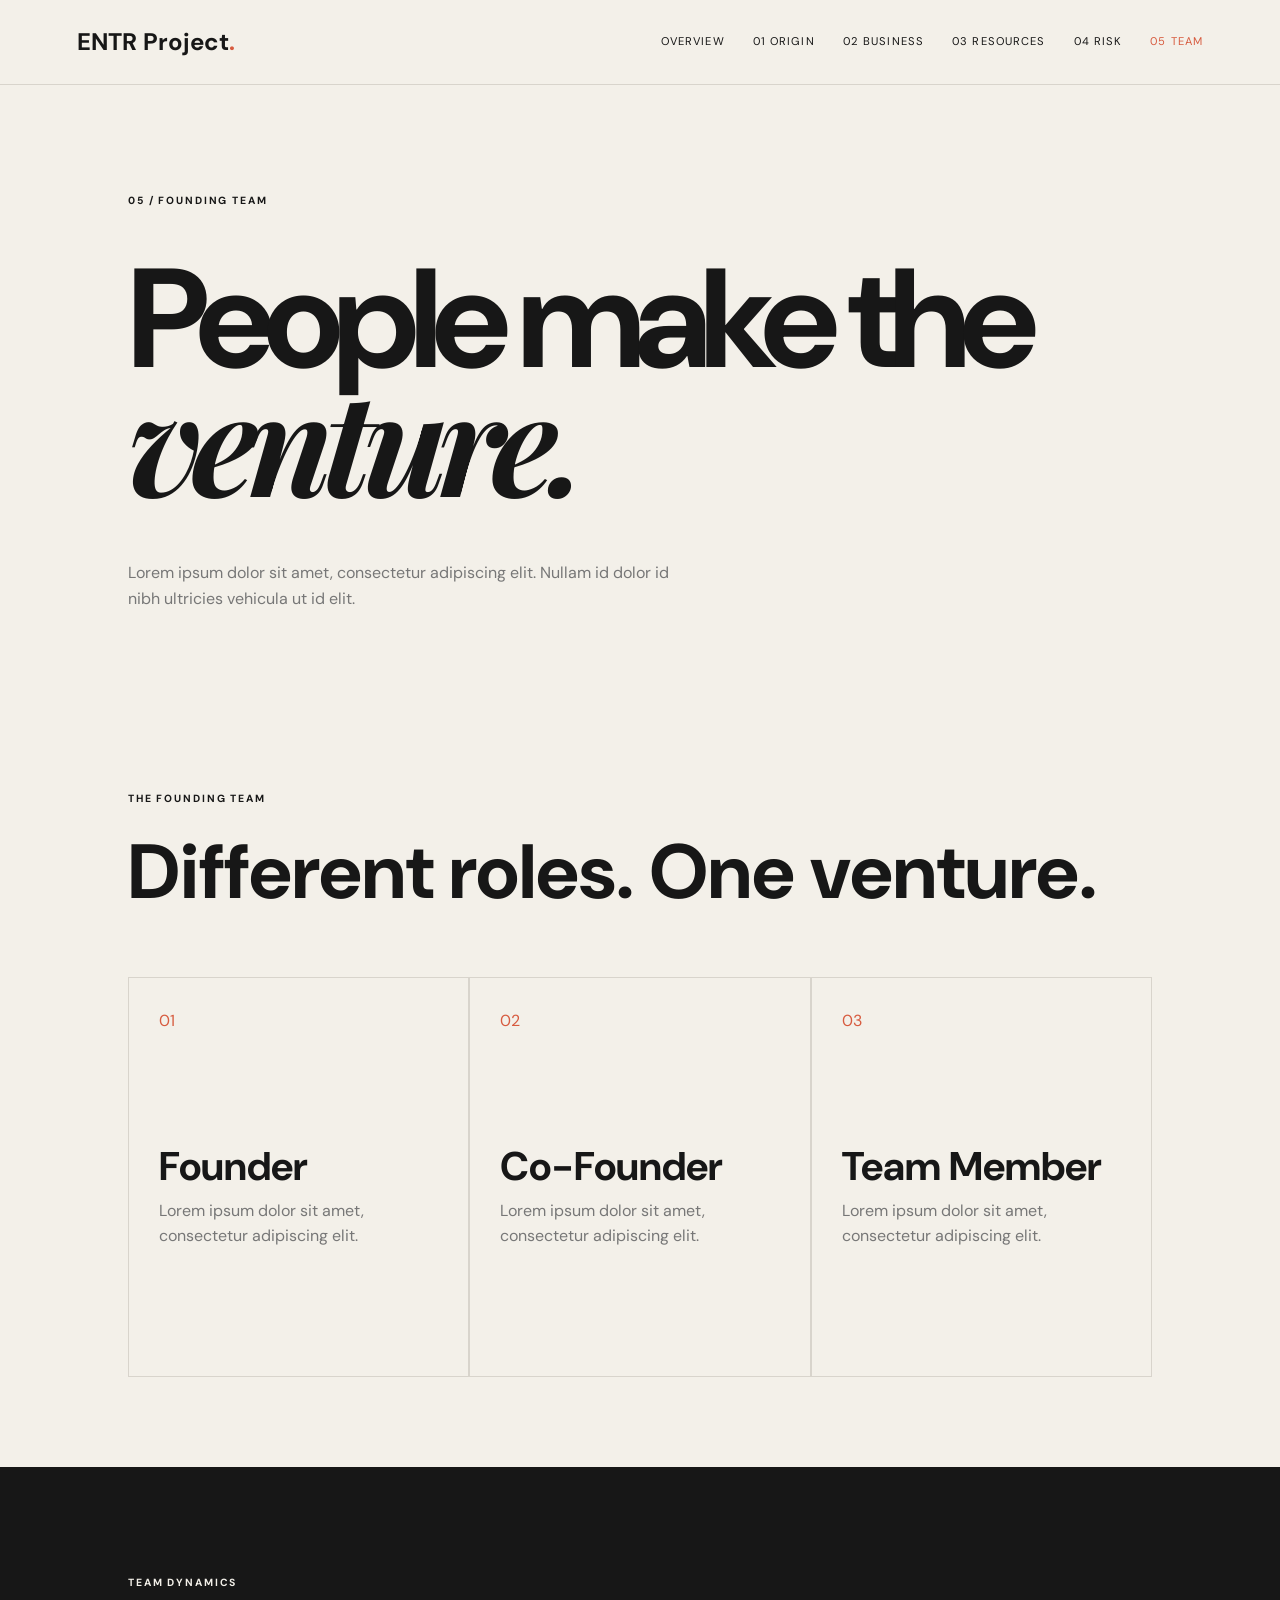
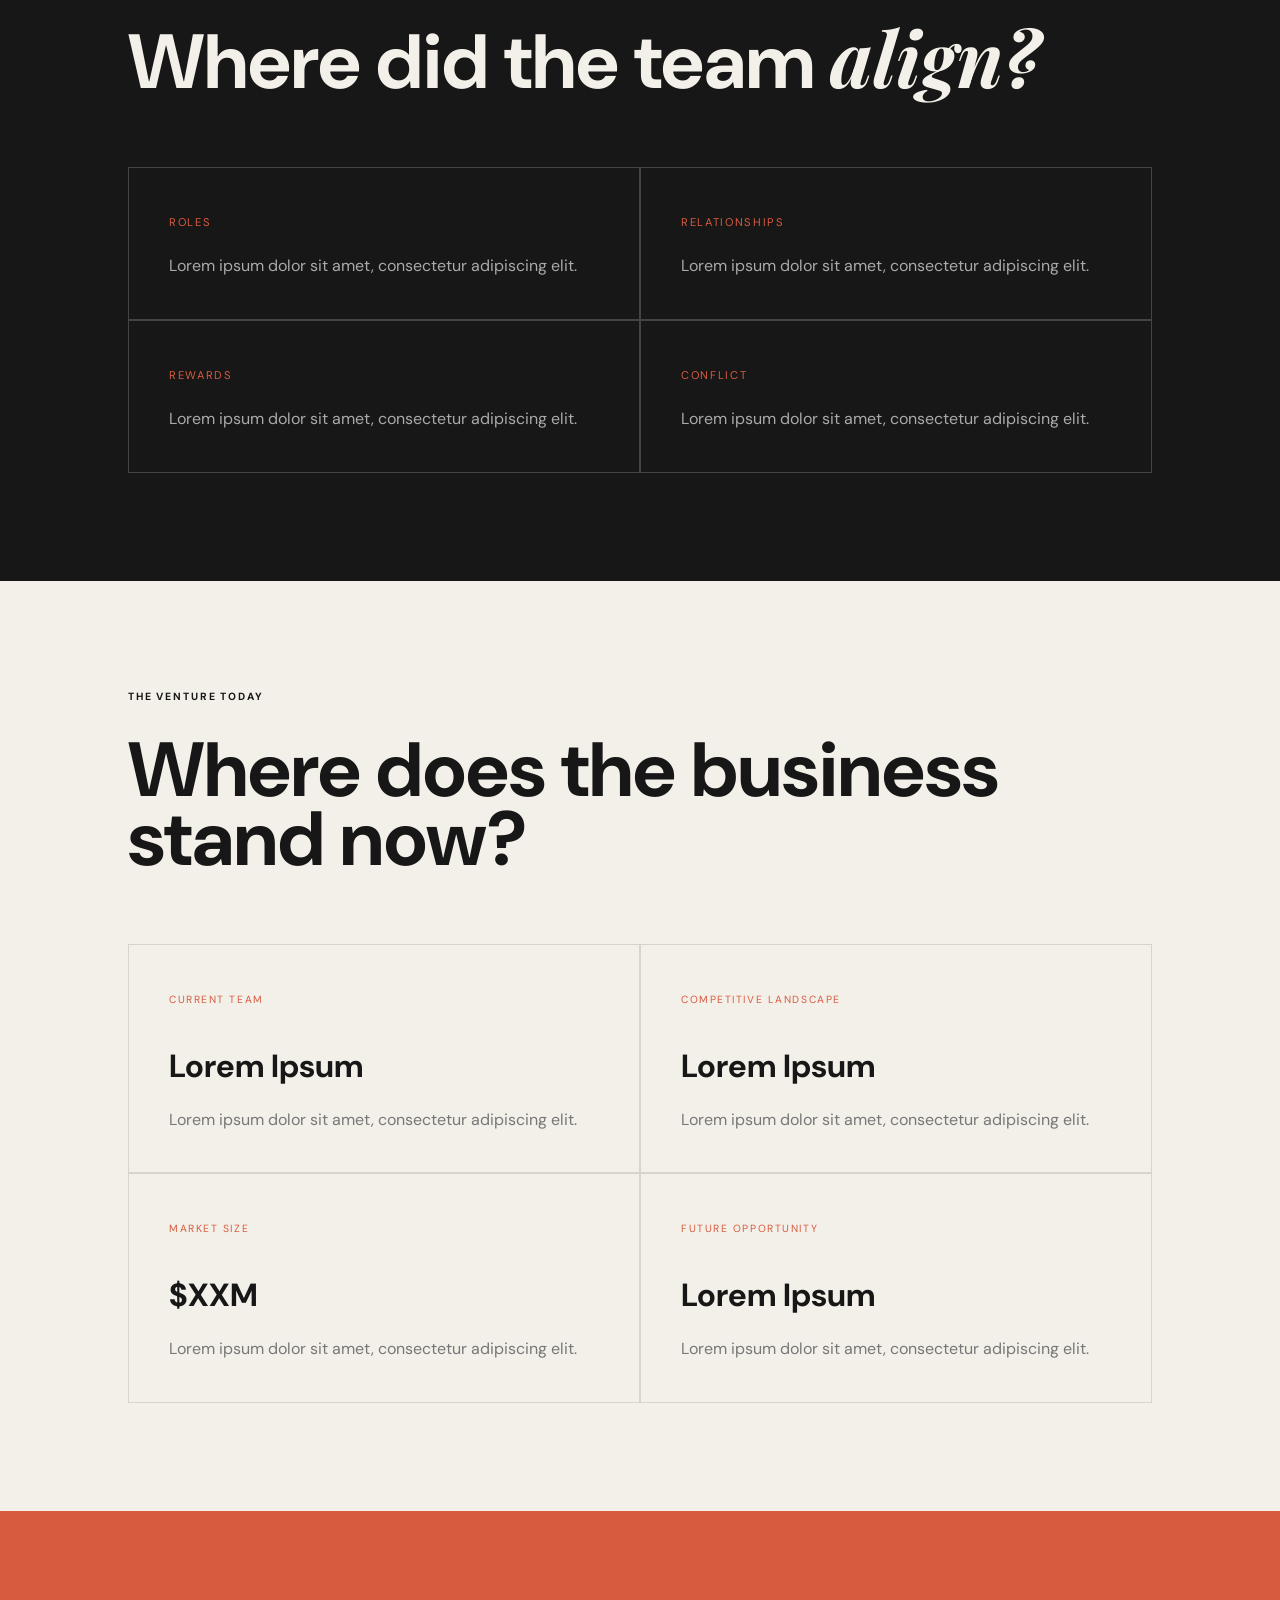
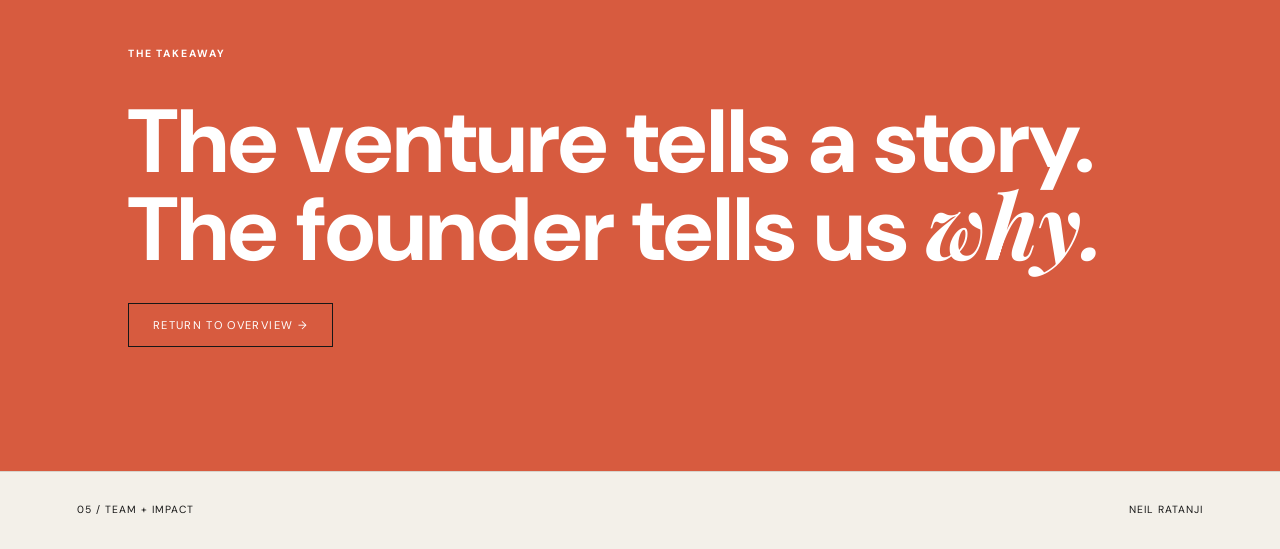
<file: team.html>
<!DOCTYPE html>
<html lang="en">

<head>

<meta charset="UTF-8">

<meta name="viewport"
content="width=device-width, initial-scale=1.0">

<title>05 — Team + Impact</title>

<link rel="stylesheet" href="style.css">

</head>


<body>

<header>

<nav class="navbar">

<a href="index.html" class="logo">
ENTR Project<span>.</span>
</a>

<button class="menu-button" id="menuButton">
☰
</button>

<div class="nav-links" id="navLinks">

<a href="index.html">Overview</a>
<a href="origin.html">01 Origin</a>
<a href="business.html">02 Business</a>
<a href="resources.html">03 Resources</a>
<a href="risk.html">04 Risk</a>
<a href="team.html" class="active">05 Team</a>

</div>

</nav>

</header>


<main>


<section class="page-hero">

<p class="section-label">
05 / FOUNDING TEAM
</p>

<h1>
People make
the <em>venture.</em>
</h1>

<p>
Lorem ipsum dolor sit amet, consectetur adipiscing elit.
Nullam id dolor id nibh ultricies vehicula ut id elit.
</p>

</section>


<section class="team-section">

<p class="section-label">
THE FOUNDING TEAM
</p>

<h2>
Different roles.
One venture.
</h2>


<div class="team-grid">


<div class="person-card">

<div class="person-number">
01
</div>

<h3>
Founder
</h3>

<p>
Lorem ipsum dolor sit amet, consectetur adipiscing elit.
</p>


</div>


<div class="person-card">

<div class="person-number">
02
</div>

<h3>
Co-Founder
</h3>

<p>
Lorem ipsum dolor sit amet, consectetur adipiscing elit.
</p>


</div>


<div class="person-card">

<div class="person-number">
03
</div>

<h3>
Team Member
</h3>

<p>
Lorem ipsum dolor sit amet, consectetur adipiscing elit.
</p>

<!-- <button class="person-button">
VIEW ROLE +
</button> -->

</div>


</div>

</section>


<section class="alignment-section">

<p class="section-label">
TEAM DYNAMICS
</p>

<h2>
Where did the team
<em>align?</em>
</h2>


<div class="alignment-grid">


<div>

<span>ROLES</span>

<p>
Lorem ipsum dolor sit amet, consectetur adipiscing elit.
</p>

</div>


<div>

<span>RELATIONSHIPS</span>

<p>
Lorem ipsum dolor sit amet, consectetur adipiscing elit.
</p>

</div>


<div>

<span>REWARDS</span>

<p>
Lorem ipsum dolor sit amet, consectetur adipiscing elit.
</p>

</div>


<div>

<span>CONFLICT</span>

<p>
Lorem ipsum dolor sit amet, consectetur adipiscing elit.
</p>

</div>

</div>

</section>


<!-- CURRENT VENTURE -->

<section class="current-section">

<p class="section-label">
THE VENTURE TODAY
</p>

<h2>
Where does the
business stand now?
</h2>


<div class="current-grid">


<div>

<span>CURRENT TEAM</span>

<h3>
Lorem Ipsum
</h3>

<p>
Lorem ipsum dolor sit amet, consectetur adipiscing elit.
</p>

</div>


<div>

<span>COMPETITIVE LANDSCAPE</span>

<h3>
Lorem Ipsum
</h3>

<p>
Lorem ipsum dolor sit amet, consectetur adipiscing elit.
</p>

</div>


<div>

<span>MARKET SIZE</span>

<h3>
$XXM
</h3>

<p>
Lorem ipsum dolor sit amet, consectetur adipiscing elit.
</p>

</div>


<div>

<span>FUTURE OPPORTUNITY</span>

<h3>
Lorem Ipsum
</h3>

<p>
Lorem ipsum dolor sit amet, consectetur adipiscing elit.
</p>

</div>


</div>

</section>


<section class="final-section">

<p class="section-label">
THE TAKEAWAY
</p>

<h2>
The venture tells a story.
The founder tells us
<em>why.</em>
</h2>

<a href="index.html" class="button">
Return to overview →
</a>

</section>


</main>


<footer>

<span>05 / TEAM + IMPACT</span>

<span>NEIL RATANJI</span>

</footer>


<script src="script.js"></script>

</body>

</html>
</file>
<file: style.css>
@import url('https://fonts.googleapis.com/css2?family=DM+Sans:wght@400;500;700&family=Playfair+Display:ital,wght@0,500;1,500&display=swap');


* {
    box-sizing: border-box;
    margin: 0;
    padding: 0;
}


:root {

    --cream: #f3f0e9;

    --black: #171717;

    --gray: #777;

    --line: #d8d4cc;

    --orange: #d75b3f;

}


body {

    background: var(--cream);

    color: var(--black);

    font-family: "DM Sans", sans-serif;

    line-height: 1.6;

}


a {

    text-decoration: none;

    color: inherit;

}


button {

    font-family: inherit;

}


/* NAV */

.navbar {

    height: 85px;

    padding: 0 6vw;

    border-bottom: 1px solid var(--line);

    display: flex;

    justify-content: space-between;

    align-items: center;

}


.logo {

    font-size: 1.5rem;

    font-weight: 700;

}


.logo span {

    color: var(--orange);

}


.nav-links {

    display: flex;

    gap: 28px;

}


.nav-links a {

    font-size: .7rem;

    text-transform: uppercase;

    letter-spacing: .1em;

    transition: .3s;

}


.nav-links a:hover,
.nav-links .active {

    color: var(--orange);

}


.menu-button {

    display: none;

    background: none;

    border: none;

    font-size: 1.5rem;

}


/* HERO */

.hero {

    min-height: 90vh;

    padding: 10vh 10vw;

    display: flex;

    flex-direction: column;

    justify-content: center;

}


.hero-label,
.section-label {

    font-size: .65rem;

    text-transform: uppercase;

    letter-spacing: .18em;

    font-weight: 700;

}


.hero h1 {

    font-size: clamp(5rem, 14vw, 13rem);

    line-height: .78;

    letter-spacing: -.08em;

    margin: 50px 0;

}


.hero h1 em {

    font-family: "Playfair Display", serif;

    font-weight: 500;

}


.hero-intro {

    max-width: 500px;

    color: var(--gray);

    margin-bottom: 35px;

}


/* BUTTON */

.button {

    width: fit-content;

    border: 1px solid var(--black);

    padding: 14px 24px;

    font-size: .7rem;

    text-transform: uppercase;

    letter-spacing: .12em;

    transition: .3s;

}


.button:hover {

    background: var(--black);

    color: var(--cream);

}


/* INTRO */

.intro {

    border-top: 1px solid var(--line);

    padding: 12vh 10vw;

    display: grid;

    grid-template-columns: 20% 1fr;

    gap: 5vw;

}


.intro h2 {

    max-width: 900px;

    font-size: clamp(3rem, 6vw, 6rem);

    line-height: .95;

    letter-spacing: -.05em;

    margin-bottom: 40px;

}


.intro h2 em {

    font-family: "Playfair Display", serif;

}


.intro p {

    max-width: 600px;

    color: var(--gray);

}


/* CASE STUDIES */

.case-studies {

    padding: 10vh 10vw;

}


.case-grid {

    margin-top: 60px;

    display: grid;

    grid-template-columns: repeat(3, 1fr);

}


.case-card {

    min-height: 300px;

    border: 1px solid var(--line);

    padding: 30px;

    position: relative;

    transition: .3s;

}


.case-card:hover {

    background: var(--black);

    color: var(--cream);

    transform: translateY(-6px);

}


.case-card span {

    color: var(--orange);

    font-size: .7rem;

}


.case-card h3 {

    font-size: 1.7rem;

    margin-top: 70px;

}


.case-card p {

    color: var(--gray);

}


.case-card strong {

    position: absolute;

    right: 30px;

    bottom: 30px;

}


/* DARK */

.dark-section {

    background: var(--black);

    color: var(--cream);

    padding: 15vh 10vw;

}


.dark-section h2 {

    max-width: 1000px;

    font-size: clamp(3rem, 7vw, 7rem);

    line-height: .95;

    letter-spacing: -.05em;

    margin: 40px 0;

}


.dark-section h2 em {

    font-family: "Playfair Display", serif;

}


/* PAGE HERO */

.page-hero {

    padding: 12vh 10vw 10vh;

}


.page-hero h1 {

    font-size: clamp(4rem, 11vw, 11rem);

    line-height: .85;

    letter-spacing: -.07em;

    margin: 50px 0;

}


.page-hero h1 em {

    font-family: "Playfair Display", serif;

}


.page-hero > p:last-child {

    max-width: 550px;

    color: var(--gray);

}


/* ORIGIN */

.origin-intro {

    padding: 10vh 10vw;

    border-top: 1px solid var(--line);

    display: grid;

    grid-template-columns: 20% 1fr;

}


.origin-intro h2 {

    font-size: clamp(3rem, 6vw, 6rem);

    line-height: .95;

    max-width: 900px;

    margin-bottom: 35px;

}


.origin-intro h2 em {

    margin-top: 0 px;

    font-family: "Playfair Display", serif;

}


.origin-intro p {

    max-width: 600px;

    color: var(--gray);

}


/* TIMELINE */

.timeline-section {

    padding: 12vh 10vw;

}


.timeline-section h2 {

    font-size: clamp(3rem, 6vw, 6rem);

    line-height: .9;

    margin: 30px 0 70px;

}


.timeline {

    display: grid;

    grid-template-columns: repeat(4, 1fr);

    border-top: 1px solid var(--black);

}


.timeline-button {

    padding: 30px;

    background: none;

    border: none;

    border-right: 1px solid var(--line);

    text-align: left;

    cursor: pointer;

    font-size: .8rem;

    letter-spacing: .1em;

}


.timeline-button span {

    display: block;

    color: var(--orange);

    margin-bottom: 20px;

}


.timeline-button.active {

    background: var(--black);

    color: var(--cream);

}


.timeline-content {

    margin-top: 50px;

}


.timeline-panel {

    display: none;

}


.timeline-panel.active {

    display: block;

}


.timeline-panel span {

    color: var(--orange);

}


.timeline-panel h3 {

    font-size: 2rem;

    margin: 15px 0;

}


.timeline-panel p {

    max-width: 600px;

    color: var(--gray);

}


/* QUOTE */

.quote-section {

    padding: 15vh 10vw;

    text-align: center;

    background: var(--orange);

    color: white;

}


.quote-mark {

    font-family: "Playfair Display", serif;

    font-size: 6rem;

    margin-top: 0px;
    
    margin-bottom: 0px;

}


.quote-section h2 {

    font-family: "Playfair Display", serif;

    font-size: clamp(2.5rem, 6vw, 6rem);

    line-height: 1;

}


/* BUSINESS */

.business-model {

    padding: 10vh 10vw;

}


.business-model h2 {

    font-size: clamp(3rem, 6vw, 6rem);

    line-height: .9;

    margin: 30px 0 60px;

}


.canvas {

    display: grid;

    grid-template-columns: repeat(3, 1fr);

}


.canvas-card {

    min-height: 200px;

    background: transparent;

    border: 1px solid var(--line);

    padding: 25px;

    text-align: left;

    cursor: pointer;

    transition: .3s;

}


.canvas-card:hover,
.canvas-card.selected {

    background: var(--black);

    color: var(--cream);

}


.canvas-card span {

    color: var(--orange);

}


.canvas-card h3 {

    margin-top: 50px;

    font-size: 1.2rem;

}


.canvas-info {

    padding: 50px;

    background: #dedad1;

    min-height: 250px;

}


.canvas-info h3 {

    font-size: 2rem;

    margin: 15px 0;

}


.canvas-info p:last-child {

    max-width: 600px;

    color: var(--gray);

}


/* RESOURCES */

.resource-grid {

    padding: 10vh 10vw;

    display: grid;

    grid-template-columns: 1fr 1fr;

}


.resource-card {

    min-height: 350px;

    padding: 40px;

    border: 1px solid var(--line);

}


.resource-card span {

    color: var(--orange);

}


.resource-card h2 {

    font-size: 3rem;

    line-height: .9;

    margin: 70px 0 20px;

}


.resource-card p {

    color: var(--gray);

}


.tradeoff-section {

    padding: 12vh 10vw;

    background: var(--black);

    color: var(--cream);

}


.tradeoff-section h2 {

    font-size: clamp(3rem, 6vw, 6rem);

    line-height: .9;

    margin: 30px 0 80px;

}


.tradeoff-section em {

    font-family: "Playfair Display", serif;

}


.tradeoff {

    display: grid;

    grid-template-columns: 1fr 100px 1fr;

    align-items: center;

}


.tradeoff span {

    color: var(--orange);

    font-size: .7rem;

    letter-spacing: .15em;

}


.tradeoff ul {

    list-style: none;

    margin-top: 20px;

}


.tradeoff li {

    padding: 12px 0;

    border-bottom: 1px solid #444;

}


.tradeoff-arrow {

    text-align: center;

    font-size: 2rem;

}


.funding-section {

    padding: 12vh 10vw;

}


.funding-section h2 {

    font-size: clamp(3rem, 6vw, 6rem);

    line-height: .9;

    margin: 30px 0 70px;

}


.funding-line {

    display: grid;

    grid-template-columns: repeat(4, 1fr);

    border-top: 1px solid var(--black);

}


.funding-line > div {

    padding: 30px;

    border-right: 1px solid var(--line);

}


.funding-line strong {

    color: var(--orange);

}


/* RISK */

.experiment-section {

    padding: 10vh 10vw;

}


.experiment-section h2 {

    font-size: clamp(3rem, 6vw, 6rem);

    line-height: .9;

    margin: 30px 0 70px;

}


.experiment-flow {

    display: grid;

    grid-template-columns: repeat(4, 1fr);

}


.experiment-button {

    padding: 30px;

    background: none;

    border: 1px solid var(--line);

    text-align: left;

    cursor: pointer;

}


.experiment-button span {

    display: block;

    color: var(--orange);

    margin-bottom: 20px;

}


.experiment-button.active {

    background: var(--black);

    color: var(--cream);

}


.experiment-content {

    padding: 50px;

    background: #dedad1;

}


.experiment-panel {

    display: none;

}


.experiment-panel.active {

    display: block;

}


.experiment-panel h3 {

    font-size: 2rem;

    margin-bottom: 15px;

}


.experiment-panel p {

    max-width: 600px;

    color: var(--gray);

}


/* CHALLENGES */

.challenge-section {

    padding: 12vh 10vw;

}


.challenge-section h2 {

    font-size: clamp(3rem, 6vw, 6rem);

    line-height: .9;

    margin: 30px 0 70px;

}


.challenge-section em {

    font-family: "Playfair Display", serif;

}


.accordion {

    border-top: 1px solid var(--black);

}


.accordion-item {

    border-bottom: 1px solid var(--black);

}


.accordion-button {

    width: 100%;

    padding: 30px 0;

    background: none;

    border: none;

    display: grid;

    grid-template-columns: 10% 1fr 30px;

    text-align: left;

    cursor: pointer;

    font-size: 1.3rem;

}


.accordion-button span {

    color: var(--orange);

}


.accordion-content {

    max-height: 0;

    overflow: hidden;

    transition: .4s;

}


.accordion-content p {

    max-width: 600px;

    color: var(--gray);

    padding-bottom: 30px;

}


.accordion-item.open .accordion-content {

    max-height: 200px;

}


/* TEAM */

.team-section {

    padding: 10vh 10vw;

}


.team-section h2 {

    font-size: clamp(3rem, 6vw, 6rem);

    line-height: .9;

    margin: 30px 0 70px;

}


.team-grid {

    display: grid;

    grid-template-columns: repeat(3, 1fr);

}


.person-card {

    min-height: 400px;

    border: 1px solid var(--line);

    padding: 30px;

}


.person-number {

    color: var(--orange);

}


.person-card h3 {

    font-size: 2.5rem;

    margin-top: 100px;

}


.person-card p {

    color: var(--gray);

}


.person-button {

    margin-top: 40px;

    padding: 10px 0;

    border: none;

    background: none;

    border-bottom: 1px solid var(--black);

    cursor: pointer;

}


/* ALIGNMENT */

.alignment-section {

    padding: 12vh 10vw;

    background: var(--black);

    color: var(--cream);

}


.alignment-section h2 {

    font-size: clamp(3rem, 6vw, 6rem);

    line-height: .9;

    margin: 30px 0 70px;

}


.alignment-section em {

    font-family: "Playfair Display", serif;

}


.alignment-grid {

    display: grid;

    grid-template-columns: 1fr 1fr;

}


.alignment-grid > div {

    padding: 40px;

    border: 1px solid #444;

}


.alignment-grid span {

    color: var(--orange);

    font-size: .7rem;

    letter-spacing: .15em;

}


.alignment-grid p {

    color: #aaa;

    margin-top: 20px;

}


/* CURRENT */

.current-section {

    padding: 12vh 10vw;

}


.current-section h2 {

    font-size: clamp(3rem, 6vw, 6rem);

    line-height: .9;

    margin: 30px 0 70px;

}


.current-grid {

    display: grid;

    grid-template-columns: 1fr 1fr;

}


.current-grid > div {

    padding: 40px;

    border: 1px solid var(--line);

}


.current-grid span {

    font-size: .65rem;

    color: var(--orange);

    letter-spacing: .15em;

}


.current-grid h3 {

    font-size: 2rem;

    margin: 30px 0 15px;

}


.current-grid p {

    color: var(--gray);

}


/* FINAL */

.final-section {

    padding: 15vh 10vw;

    background: var(--orange);

    color: white;

}


.final-section h2 {

    max-width: 1000px;

    font-size: clamp(3rem, 7vw, 7rem);

    line-height: .9;

    margin: 40px 0;

}


.final-section em {

    font-family: "Playfair Display", serif;

}


/* FOOTER */

footer {

    padding: 30px 6vw;

    border-top: 1px solid var(--line);

    display: flex;

    justify-content: space-between;

    font-size: .65rem;

    letter-spacing: .1em;

}


/* MOBILE */

@media(max-width:800px) {

    .navbar {

        height: 70px;

    }


    .menu-button {

        display: block;

    }


    .nav-links {

        display: none;

        position: absolute;

        top: 70px;

        left: 0;

        width: 100%;

        background: var(--cream);

        padding: 30px;

        flex-direction: column;

        z-index: 20;

    }


    .nav-links.show {

        display: flex;

    }


    .hero {

        padding: 10vh 7vw;

    }


    .hero h1 {

        font-size: 24vw;

    }


    .page-hero {

        padding: 10vh 7vw;

    }


    .page-hero h1 {

        font-size: 19vw;

    }


    .intro,
    .origin-intro {

        grid-template-columns: 1fr;

        padding: 8vh 7vw;

    }


    .case-grid,
    .canvas,
    .resource-grid,
    .team-grid,
    .current-grid {

        grid-template-columns: 1fr;

    }


    .timeline,
    .experiment-flow,
    .funding-line {

        grid-template-columns: 1fr;

    }


    .tradeoff {

        grid-template-columns: 1fr;

        gap: 40px;

    }


    .tradeoff-arrow {

        transform: rotate(90deg);

    }


    .alignment-grid {

        grid-template-columns: 1fr;

    }


    footer {

        flex-direction: column;

        gap: 10px;

    }

}
</file>
